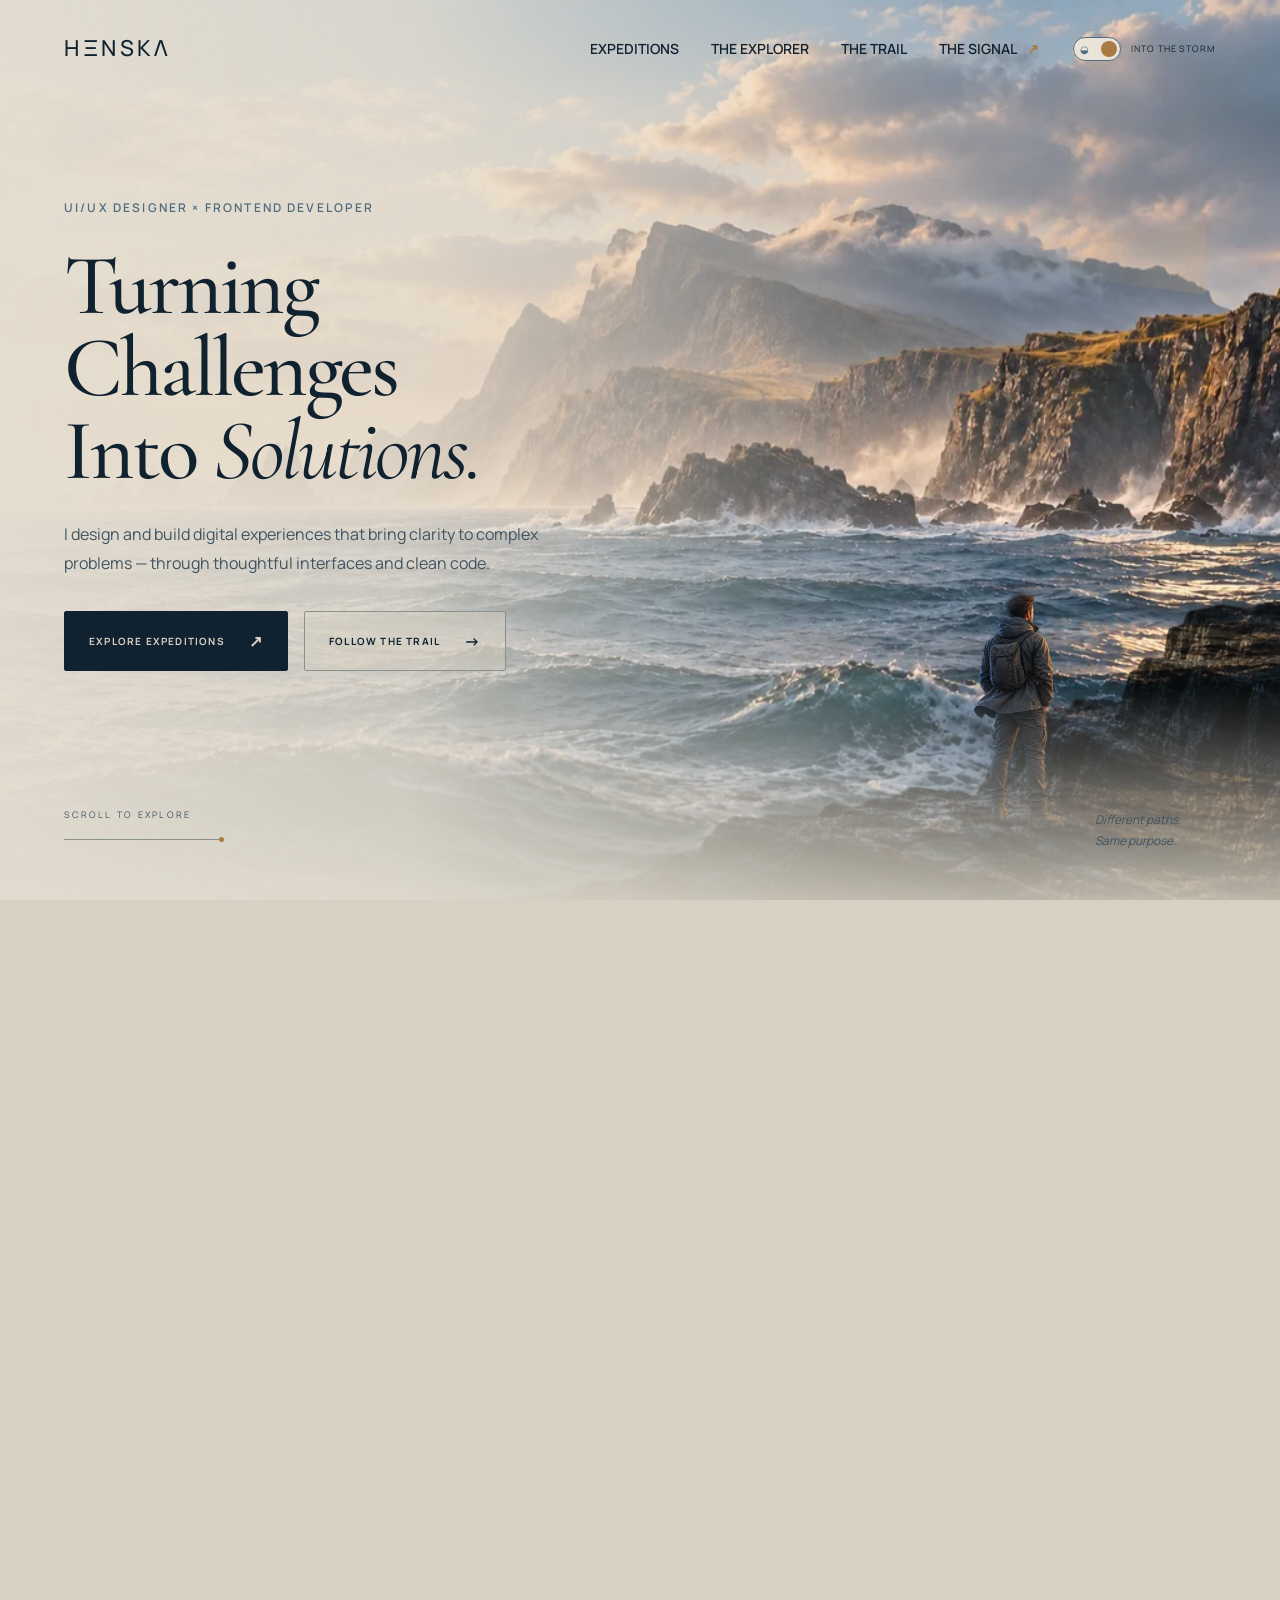
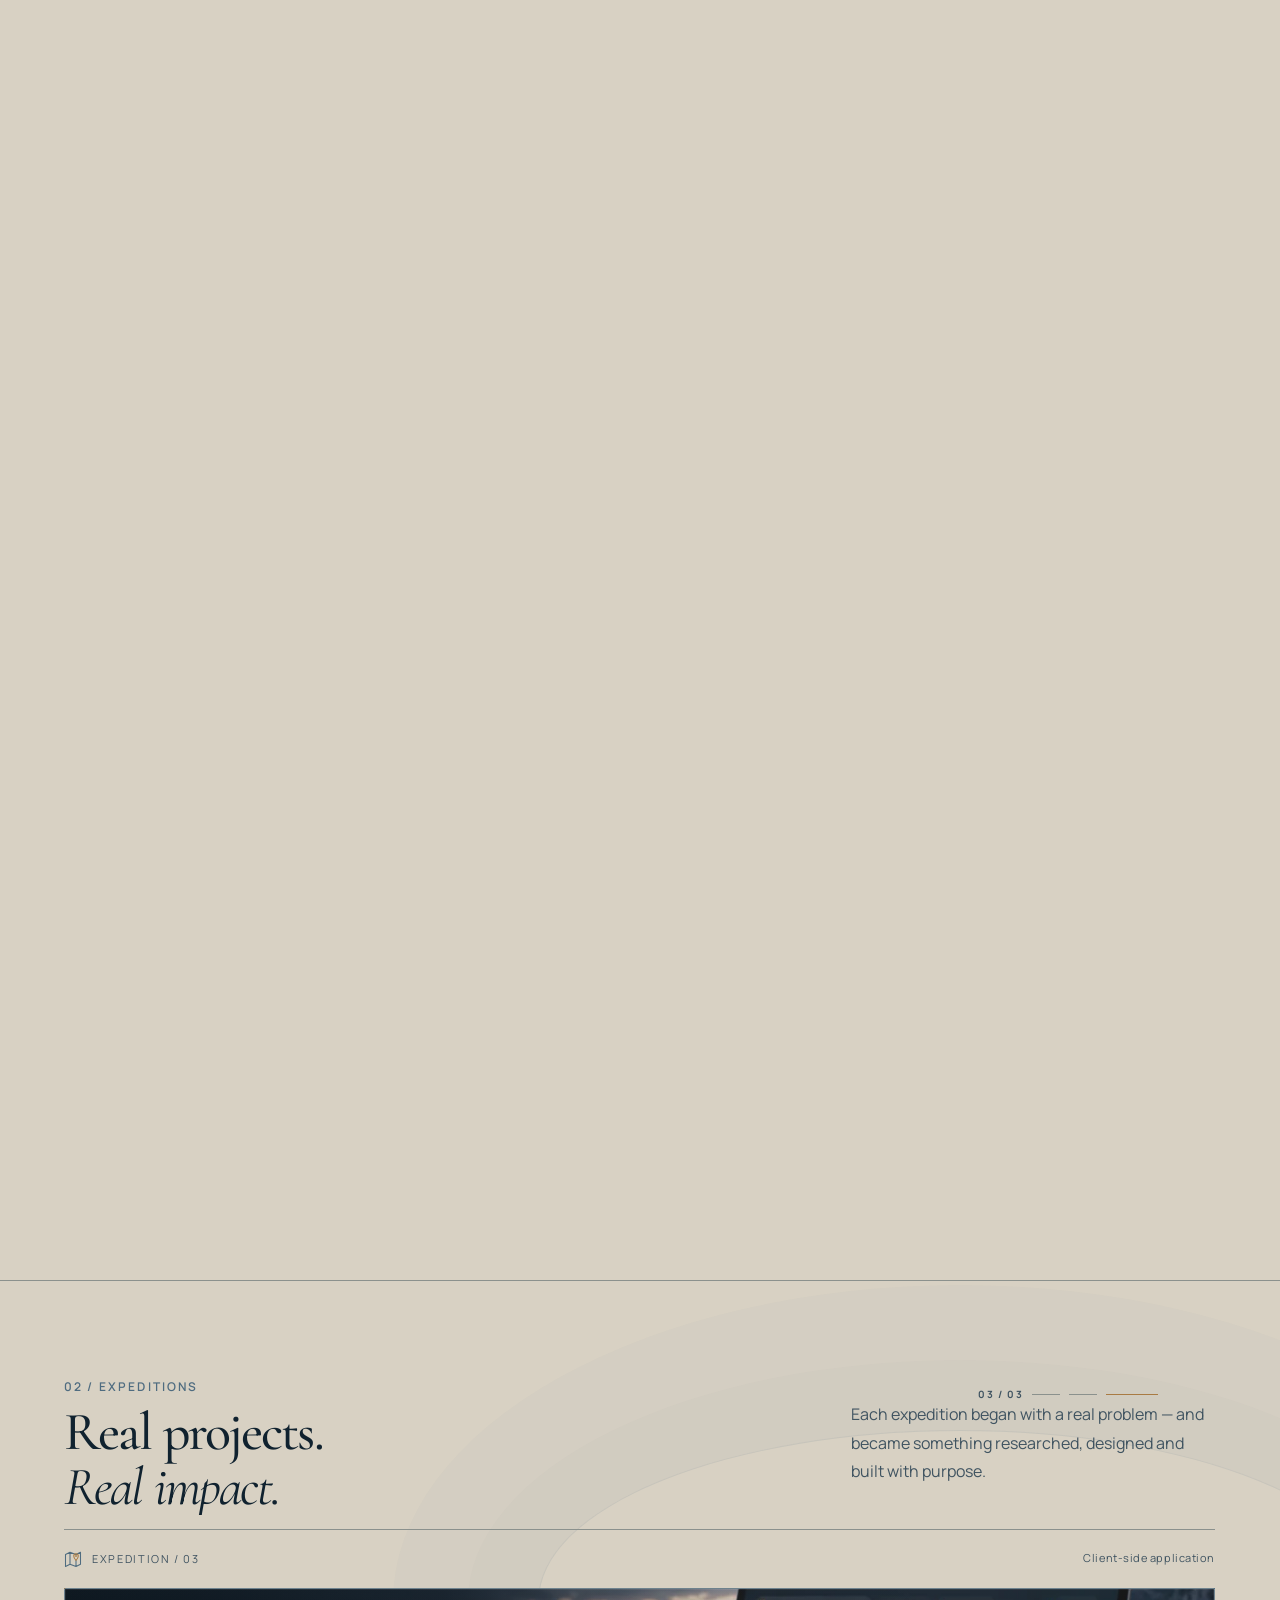
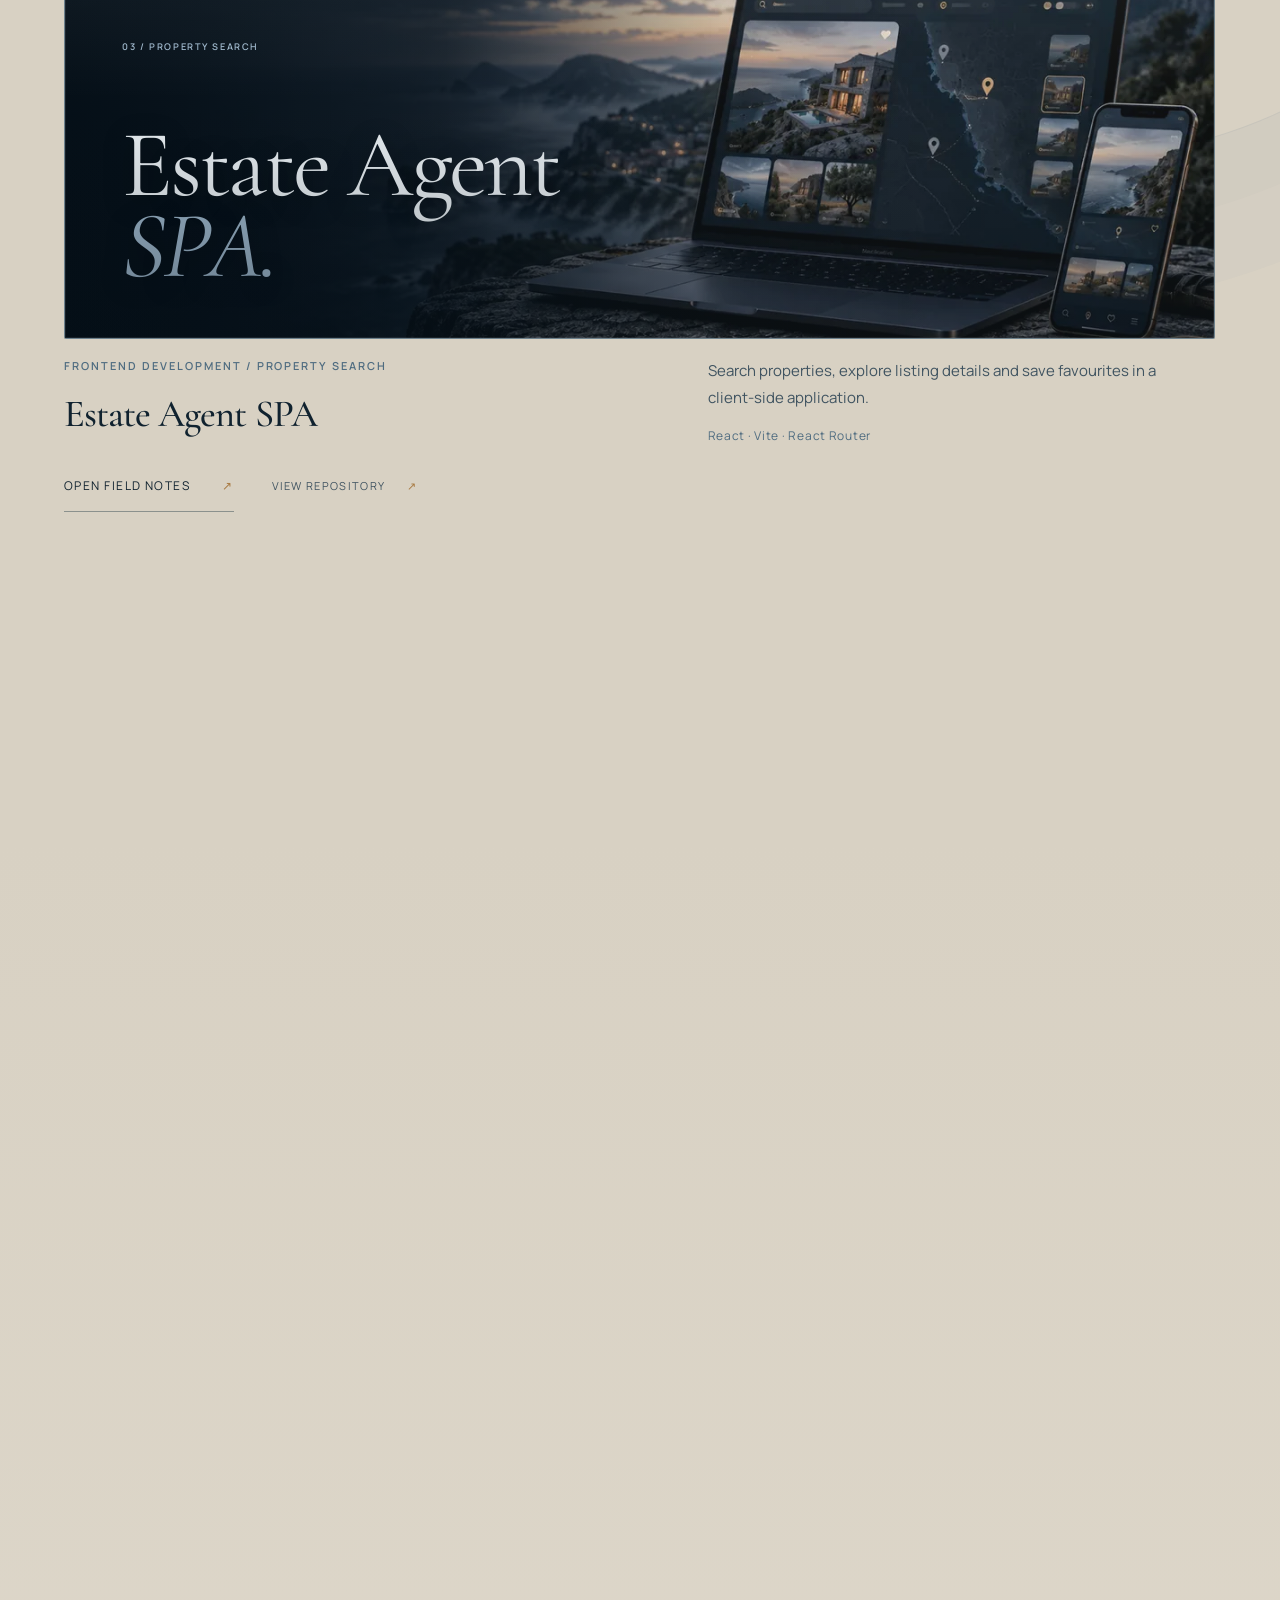
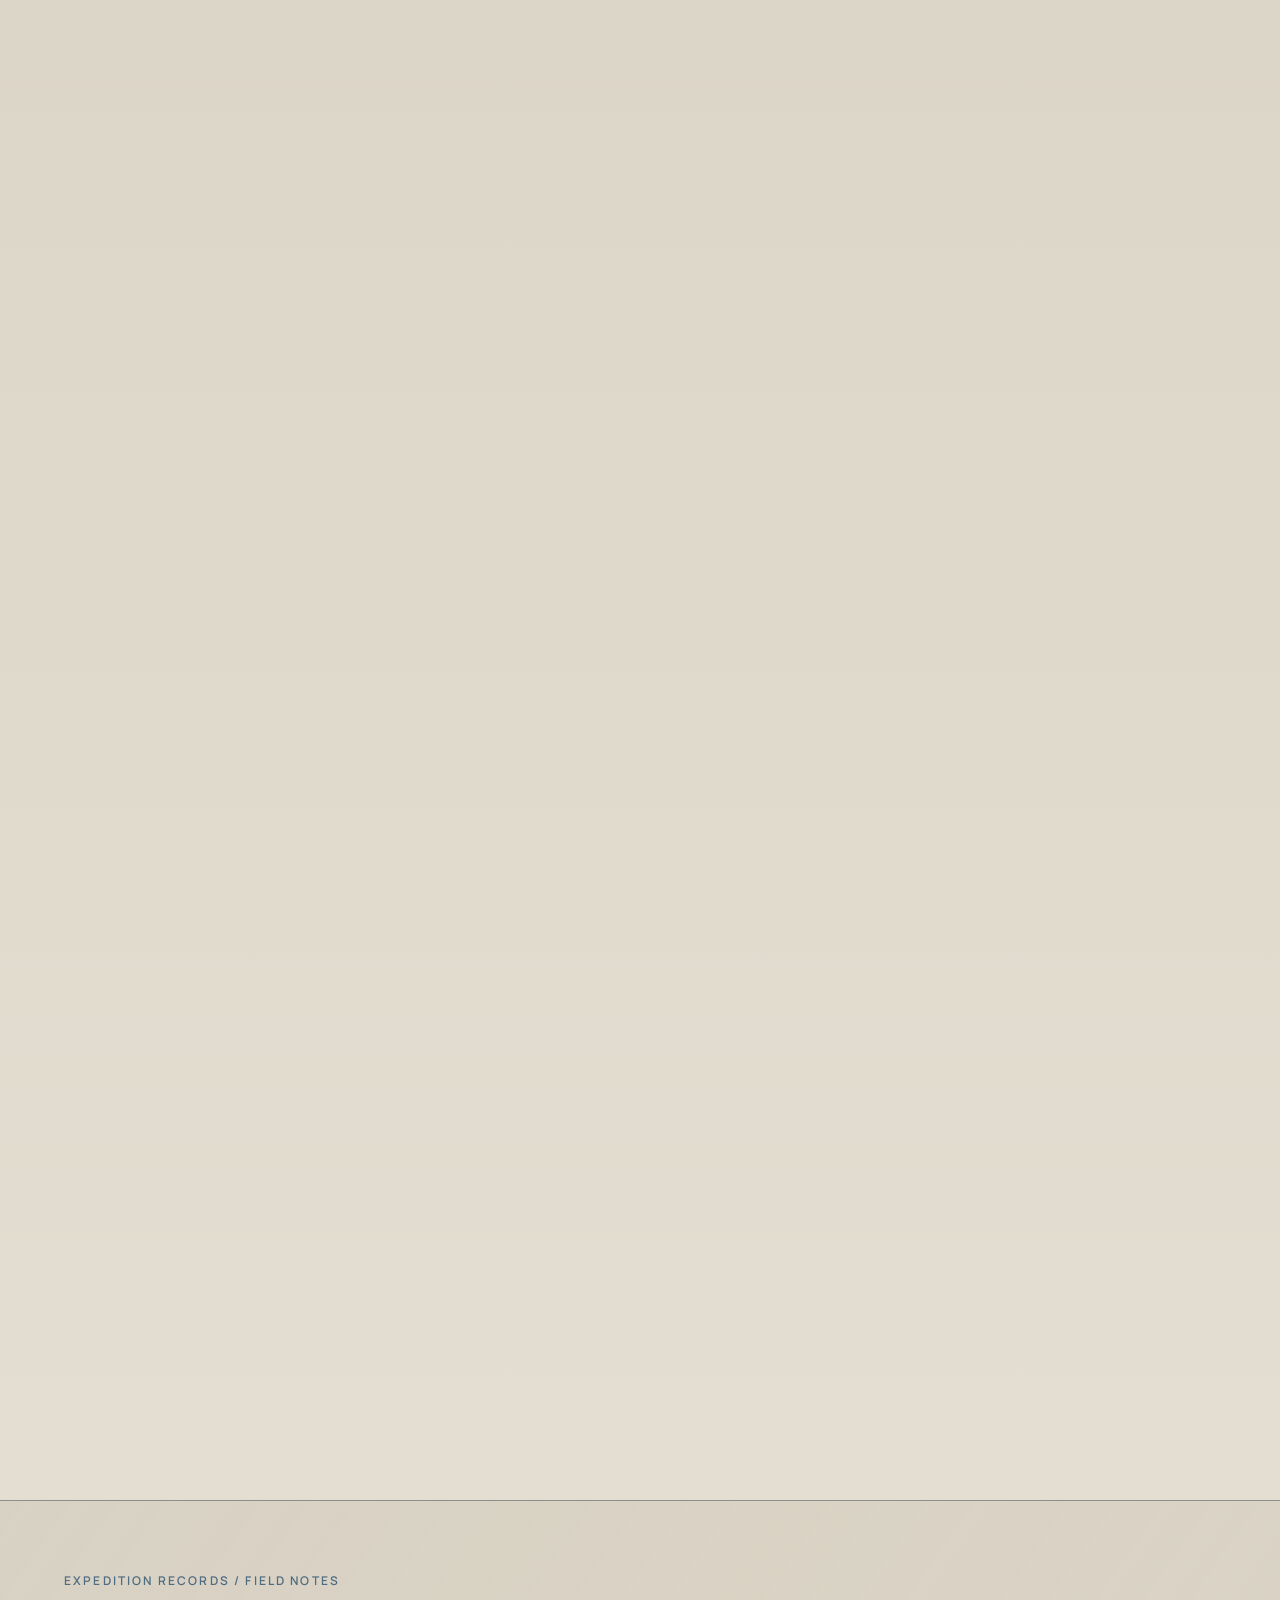
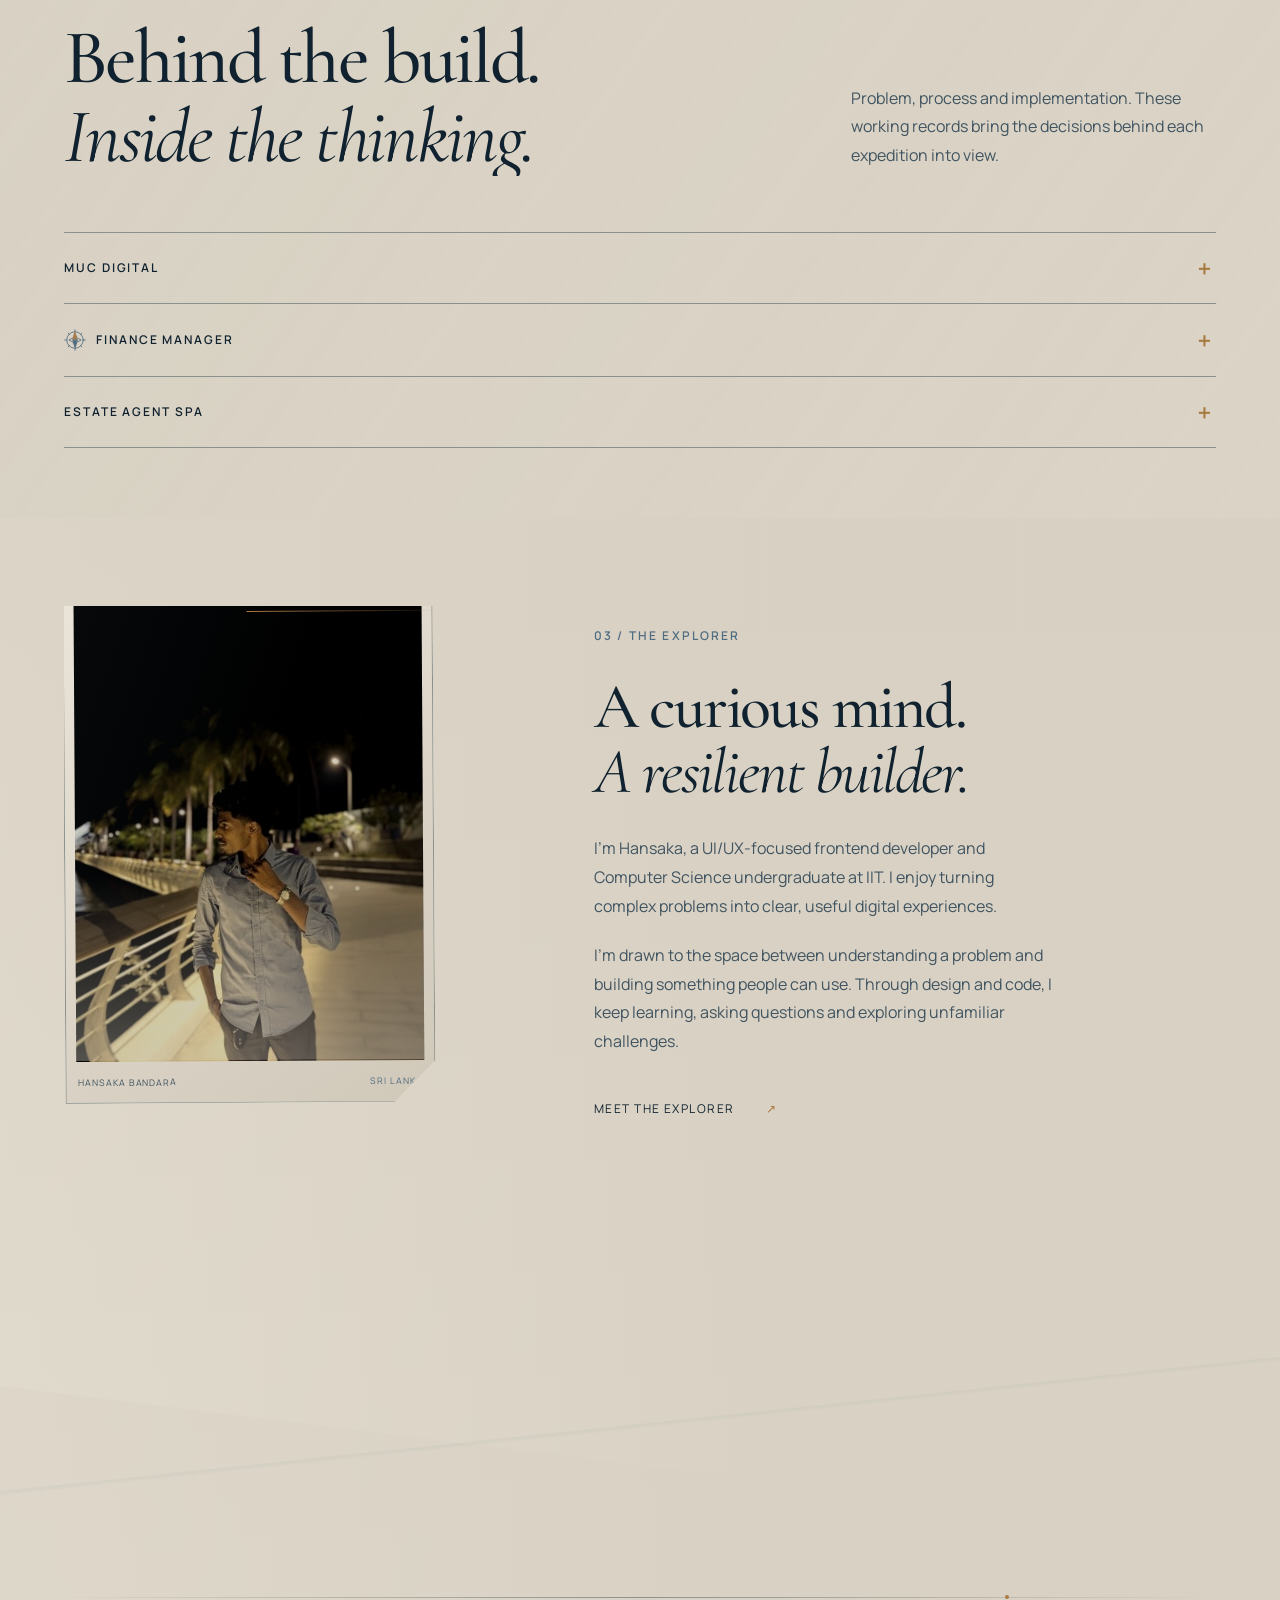
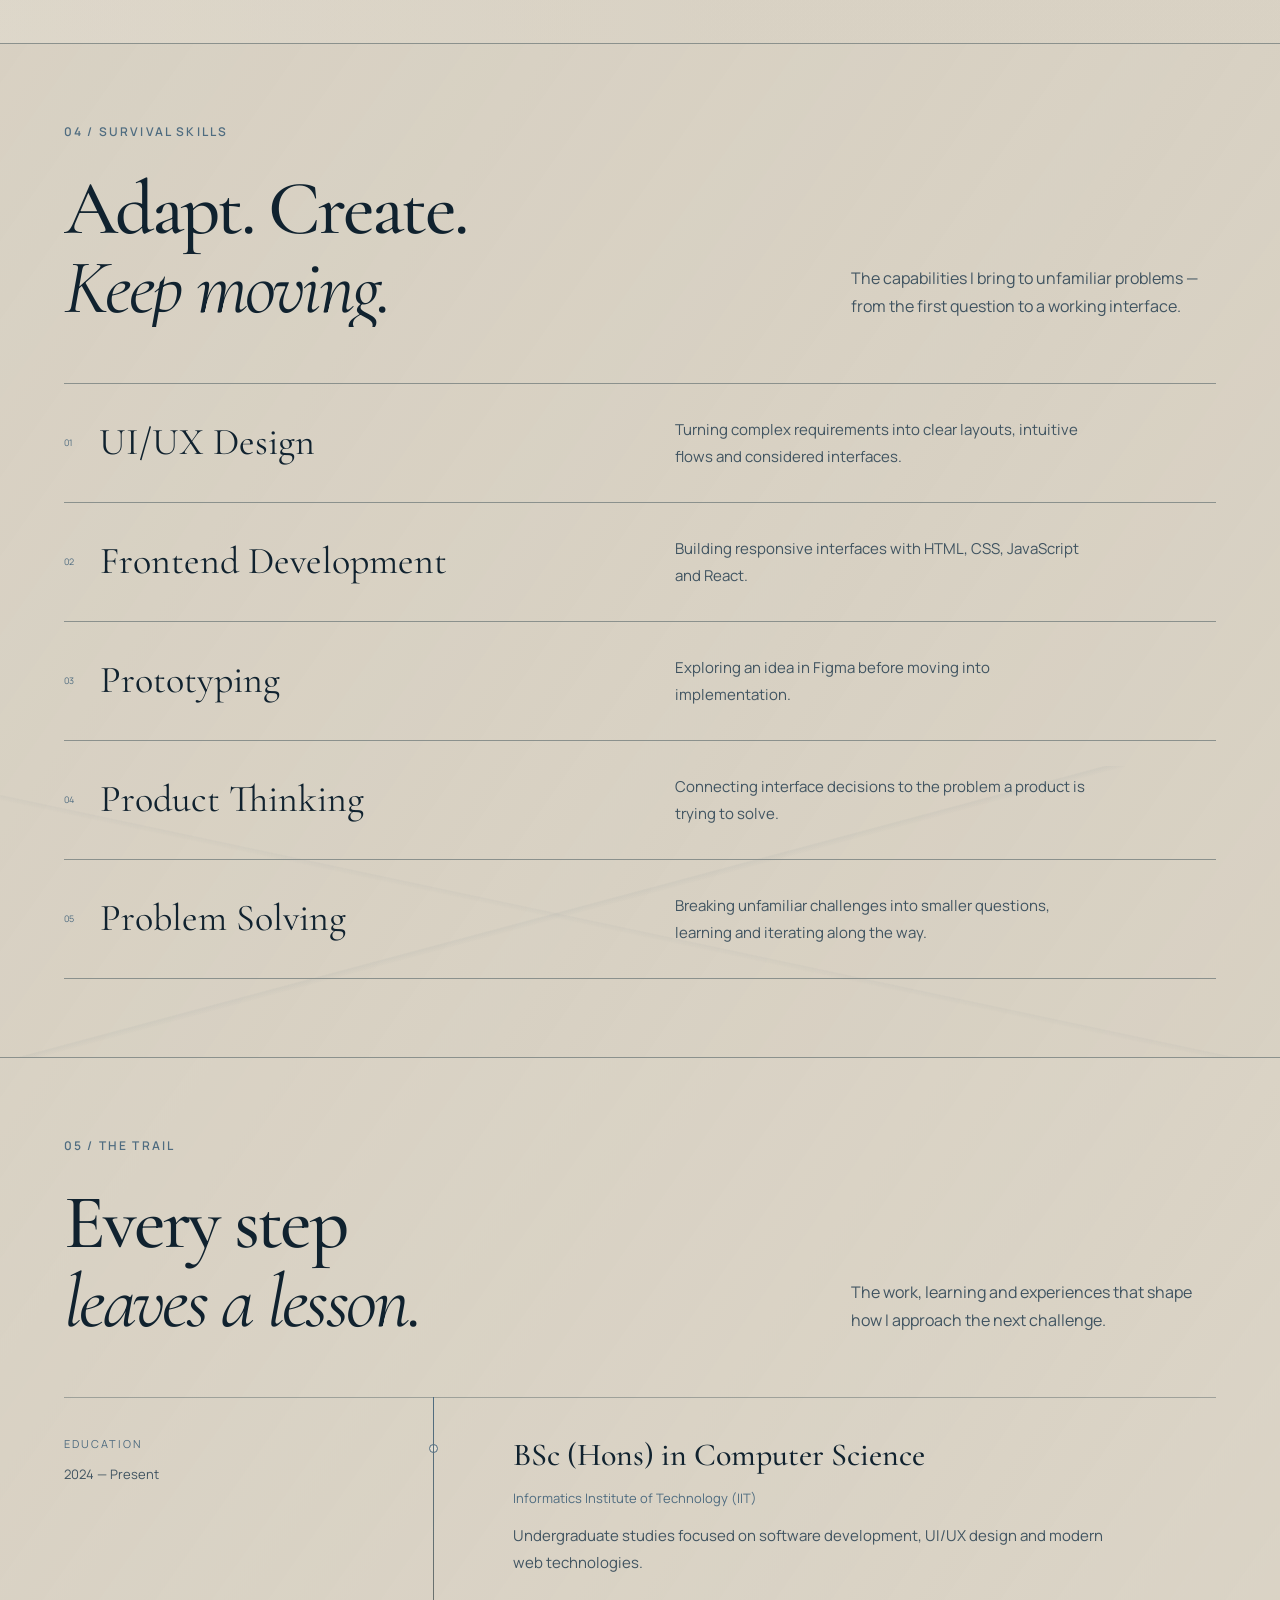
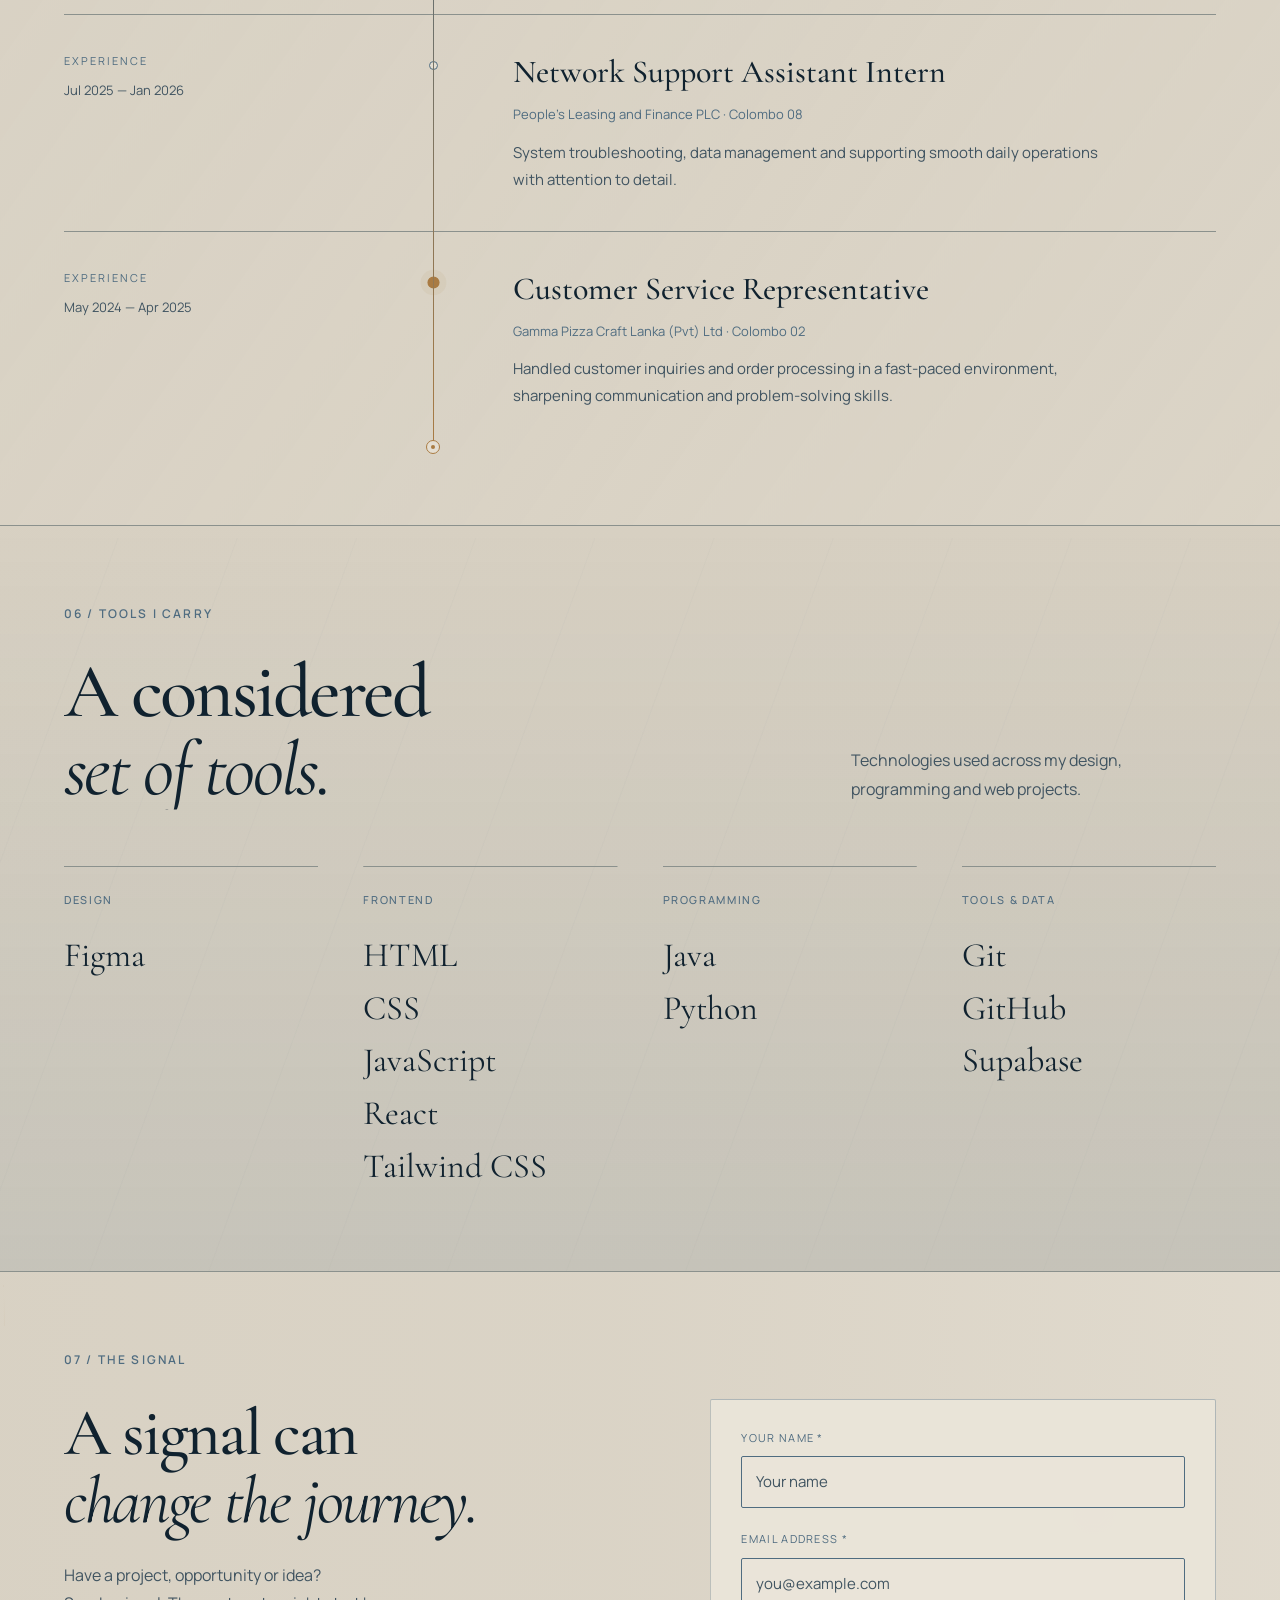
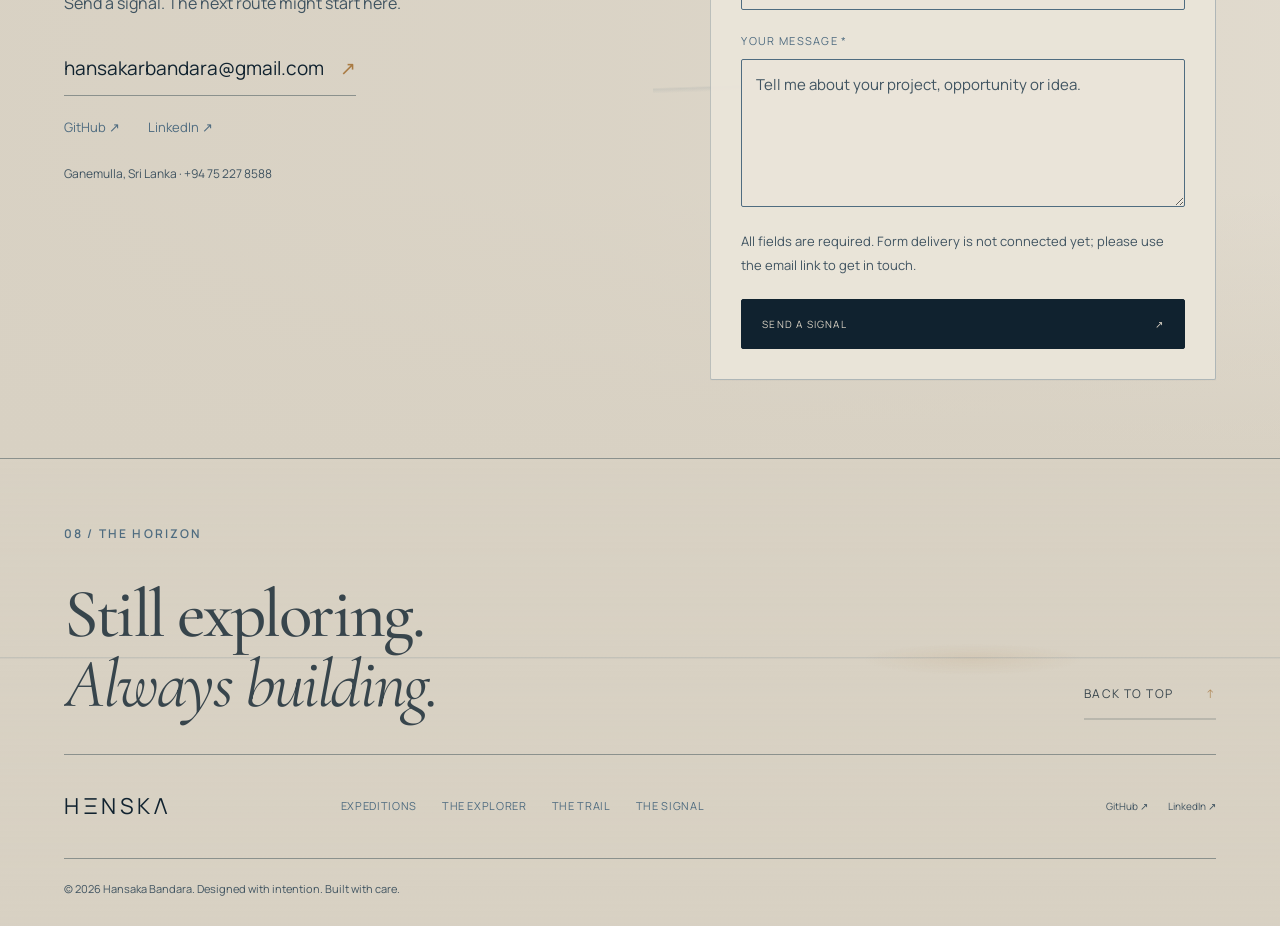
<file: index.html>
<!DOCTYPE html>
<html lang="en">
<head>
  <meta charset="UTF-8" />
  <meta name="viewport" content="width=device-width, initial-scale=1.0" />
  <meta name="color-scheme" content="dark light" />
  <meta id="theme-color" name="theme-color" content="#06131E" />
  <script>
    (() => {
      let saved = null;
      try { saved = localStorage.getItem('portfolio-v2-theme'); } catch (_) {}
      document.documentElement.dataset.theme = saved === 'light' || saved === 'dark'
        ? saved : matchMedia('(prefers-color-scheme: light)').matches ? 'light' : 'dark';
      document.getElementById('theme-color').content = document.documentElement.dataset.theme === 'light' ? '#D8D1C3' : '#06131E';
      const width = document.documentElement.clientWidth;
      const size = width <= 700 ? '768' : width <= 1400 ? '1280' : '';
      const theme = document.documentElement.dataset.theme === 'light' ? 'island-dawn' : 'island-storm';
      const preload = document.createElement('link');
      preload.rel = 'preload'; preload.as = 'image'; preload.type = 'image/webp';
      preload.href = `assets/world/${theme}${size ? `-${size}` : ''}.webp`;
      document.head.append(preload);
    })();
  </script>
  <title>Hansaka Bandara — UI/UX Designer &amp; Frontend Developer</title>
  <meta name="description" content="Portfolio of Hansaka Bandara, a UI/UX Designer and Frontend Developer creating clear digital experiences through thoughtful interfaces and clean code." />
  <meta property="og:title" content="Hansaka Bandara — UI/UX Designer &amp; Frontend Developer" />
  <meta property="og:description" content="Thoughtful interfaces and clean frontend code for clear, useful digital experiences." />
  <meta property="og:type" content="website" />
  <meta property="og:site_name" content="Hansaka Bandara Portfolio" />
  <meta name="twitter:card" content="summary" />
  <meta name="twitter:title" content="Hansaka Bandara — UI/UX Designer &amp; Frontend Developer" />
  <meta name="twitter:description" content="Thoughtful interfaces and clean frontend code for clear, useful digital experiences." />
  <script type="application/ld+json">{"@context":"https://schema.org","@type":"Person","name":"Hansaka Bandara","jobTitle":"UI/UX Designer and Frontend Developer","sameAs":["https://github.com/Hansaka-co","https://www.linkedin.com/in/hansaka-r-bandara-408642409"]}</script>
  <link rel="preconnect" href="https://fonts.googleapis.com" />
  <link rel="preconnect" href="https://fonts.gstatic.com" crossorigin />
  <link href="https://fonts.googleapis.com/css2?family=Cormorant+Garamond:wght@400;500&family=Manrope:wght@400;500;600;700&display=swap" rel="stylesheet" />
  <link rel="stylesheet" href="css/theme.css?v=theme-scenes-1" />
  <link rel="stylesheet" href="css/island.css?v=site-refine-2" />
  <link rel="stylesheet" href="css/expeditions.css?v=site-refine-2" />
  <link rel="stylesheet" href="css/structure.css?v=site-refine-2" />
  <link rel="stylesheet" href="css/polish.css?v=performance-1" />
  <link rel="stylesheet" href="css/choreography.css?v=performance-1" />
  <link rel="stylesheet" href="css/world.css?v=theme-scenes-1" />
  <link rel="icon" type="image/svg+xml" href="assets/favicon.svg" />
</head>
<body>

  <!-- Legacy global spider effects are retired; their source files remain for review. -->
  <a class="island-skip" href="#island-heading">Skip to content</a>
  <header class="island-nav">
    <nav aria-label="Main navigation" class="island-nav-inner">
      <a class="island-mark" href="#home" aria-label="Hansaka Bandara"><span aria-hidden="true">HΞNSKΛ</span></a>
      <button class="island-menu" type="button" aria-expanded="false" aria-controls="island-links" aria-label="Open navigation menu">MAP <span aria-hidden="true">＋</span></button>
      <ul id="island-links" class="island-links">
        <li><a href="#work" aria-label="Selected Work and Projects">EXPEDITIONS<small class="island-nav-subtitle">Selected Work</small></a></li>
        <li><a href="#about" aria-label="About Hansaka">THE EXPLORER<small class="island-nav-subtitle">About Me</small></a></li>
        <li><a href="#trail" data-journey aria-label="Experience and Education">THE TRAIL<small class="island-nav-subtitle">Experience &amp; Education</small></a></li>
        <li><a href="#contact" aria-label="Contact Hansaka">THE SIGNAL <span aria-hidden="true">↗</span><small class="island-nav-subtitle">Contact</small></a></li>
      </ul>
      <button class="theme-toggle" type="button" aria-label="Switch to After the Storm light mode" aria-pressed="false" hidden>
        <span class="theme-toggle-track" aria-hidden="true"><span class="theme-toggle-night">◒</span><span class="theme-toggle-horizon"></span><span class="theme-toggle-day">☼</span></span>
        <span class="theme-toggle-copy">AFTER THE STORM</span><span class="theme-toggle-short">LIGHT</span>
      </button>
    </nav>
  </header>
  <main>
    <section id="home" class="island-hero" aria-labelledby="island-heading">
      <div class="island-scene" aria-hidden="true">
        <div class="cinematic-world">
          <div class="cinematic-layer cinematic-sky" data-depth="0.07"></div>
          <div class="cinematic-layer cinematic-island" data-depth="0.15"></div>
          <div class="cinematic-layer cinematic-ocean" data-depth="0.29"></div>
          <div class="cinematic-fog" data-depth="0.18"><span></span><span></span></div>
          <div class="cinematic-signal" data-depth="0.16"><span></span></div>
          <div class="cinematic-foreground" data-depth="0.43"><img src="assets/world/foreground-cliff-960.webp" srcset="assets/world/foreground-cliff-960.webp 960w, assets/world/foreground-cliff.webp 1672w" sizes="(max-width: 900px) 125vw, 74vw" width="960" height="540" decoding="async" alt=""></div>
          <div class="island-explorer cinematic-explorer" data-depth="0.435"><img src="assets/world/explorer-480.webp" width="480" height="720" decoding="async" alt=""></div>
        </div>
        <svg class="legacy-island-vector" viewBox="0 0 1440 1000" preserveAspectRatio="xMaxYMid slice" xmlns="http://www.w3.org/2000/svg">
          <defs>
            <linearGradient id="island-sky" x2="0.8" y2="1"><stop stop-color="#06131E"/><stop offset=".65" stop-color="#193449"/><stop offset="1" stop-color="#9FB8CC" stop-opacity=".35"/></linearGradient>
            <linearGradient id="island-sea" x2="0" y2="1"><stop stop-color="#1B4057"/><stop offset="1" stop-color="#06131E"/></linearGradient>
            <linearGradient id="island-beam"><stop stop-color="#D1AA6E" stop-opacity=".21"/><stop offset="1" stop-color="#D1AA6E" stop-opacity="0"/></linearGradient>
            <linearGradient id="island-mist" x2="0" y2="1"><stop stop-color="#9FB8CC" stop-opacity="0"/><stop offset=".5" stop-color="#9FB8CC" stop-opacity=".09"/><stop offset="1" stop-color="#9FB8CC" stop-opacity="0"/></linearGradient>
          </defs>
          <rect width="1440" height="1100" fill="url(#island-sky)"/>
          <g data-depth="0.07"><g class="island-cloud-drift">
            <path d="M-100 165 Q100 55 325 155 T730 125 T1100 110 T1540 80 L1540 -100 H-100Z" fill="#06131E" opacity=".7"/>
            <path d="M550 260 Q790 175 1000 240 T1520 195" stroke="#9FB8CC" stroke-opacity=".045" stroke-width="65" fill="none"/>
          </g>
          </g>
          <g data-depth="0.13" fill="#183347">
            <path d="M300 650 L500 570 610 588 780 420 840 459 945 340 1005 398 1090 360 1235 487 1360 408 1520 485 V830 H300Z"/>
            <path d="M760 650 L895 497 950 540 1060 401 1130 505 1220 463 1320 580 1460 520 V840 H760Z" fill="#102A3C"/>
            <path d="M945 340 L909 416 950 393 982 412Z" fill="#9FB8CC" opacity=".09"/>
          </g>
          <g class="island-fog-drift"><rect x="-35" y="535" width="1510" height="170" fill="url(#island-mist)"/></g>
          <g data-depth="0.2">
            <path d="M710 685 Q810 641 920 666 L1030 601 1100 625 1170 543 1220 558 1260 605 1350 628 1480 690 V810 H710Z" fill="#081A26"/>
            <path d="M1030 601 L1095 651 1170 543 1155 607 1210 594 1260 650" fill="#163142" opacity=".65"/>
          </g>
          <g data-depth="0.205">
            <g class="island-lighthouse">
              <path d="M1176 548 L1181 487 H1195 L1201 550Z" fill="#9FB0BC"/>
              <path d="M1189 487 H1195 L1201 550 H1189Z" fill="#536B7C"/>
              <path d="M1176 489 H1201 M1177 475 H1200" stroke="#EAF0F4" stroke-width="3"/>
              <path d="M1177 473 L1188 464 1200 473Z" fill="#06131E"/>
              <path d="M1180 476 V487 M1197 476 V487" stroke="#9FB0BC" stroke-width="2"/>
              <path class="island-entry-beam" d="M1189 481 L1450 438 V516Z" fill="url(#island-beam)"/>
              <rect class="island-signal" x="1183" y="478" width="11" height="7" rx="1" fill="#D1AA6E"/>
            </g>
          </g>
          <g data-depth="0.29">
            <path d="M-100 700 Q80 676 270 714 T640 702 T1000 719 T1540 690 V1150 H-100Z" fill="url(#island-sea)"/>
            <g class="island-ocean-drift" fill="none" stroke="#9FB8CC" stroke-width="1" opacity=".18">
              <path d="M730 739 Q850 726 955 743 M1060 733 Q1190 717 1390 737 M520 765 Q695 750 825 770 M880 788 Q1070 769 1210 790 M50 810 Q205 786 420 812 M600 839 Q780 817 990 843 M1120 852 Q1290 825 1460 845"/>
              <path d="M1040 763 H1135 M1190 759 H1260 M1130 782 H1215" stroke="#D1AA6E" opacity=".65"/>
            </g>
          </g>
          <g data-depth="0.43"><g transform="translate(1008 842) scale(1.08 1.03) translate(-1008 -842)">
            <path d="M850 1010 L910 908 967 881 1000 836 1042 850 1082 887 1150 921 1200 1010Z" fill="#040E16"/>
            <path d="M967 881 L1000 836 1028 862 1050 866 1030 873 1010 858Z" fill="#274154" opacity=".7"/>
          </g></g>
          <g data-depth="0.435"><g class="island-explorer">
            <g transform="translate(1008 843) scale(1.12) translate(-1008 -843)" fill="#09151E" stroke="#567083" stroke-width="1.2">
              <path d="M1004 752 Q995 740 1002 729 Q1010 720 1019 730 L1020 746 1015 753Z"/>
              <path d="M1004 752 L1016 752 1027 776 1029 802 1014 807 992 800 997 771Z"/>
              <path d="M997 800 L1009 804 1006 842 997 843Z M1011 804 L1022 803 1028 839 1019 842Z"/>
              <path d="M1000 756 Q986 753 986 769 L986 788 998 789Z" fill="#193041"/>
              <path d="M1020 760 L1033 792 1028 794 1015 776Z"/>
              <path d="M1033 788 L1038 845" fill="none"/>
            </g>
          </g>
          </g>
          <g data-depth="0.36" fill="none" stroke="#9FB8CC" opacity=".1">
            <path d="M-60 930 Q120 856 370 930 T780 935 M1150 955 Q1300 889 1510 940" stroke-width="2"/>
            <path d="M-40 972 Q210 920 450 975 T850 980"/>
          </g>
        </svg>
      </div>
      <div class="island-shade" aria-hidden="true"></div>
      <div class="island-entry-fog" aria-hidden="true"><span></span><span></span></div>
      <div class="island-splash" hidden>
        <button type="button" class="island-enter">ENTER THE ISLAND <span aria-hidden="true">→</span></button>
        <button type="button" class="island-splash-skip">Skip intro</button>
      </div>
      <div class="island-content">
        <p class="island-eyebrow">UI/UX DESIGNER × FRONTEND DEVELOPER</p>
        <h1 id="island-heading" tabindex="-1"><span>Turning</span><span>Challenges</span><span>Into <em>Solutions.</em></span></h1>
        <p class="island-body">I design and build digital experiences that bring clarity to complex problems — through thoughtful interfaces and clean code.</p>
        <div class="island-actions">
          <a class="island-button island-button-primary" href="#work">EXPLORE EXPEDITIONS <span aria-hidden="true">↗</span></a>
          <a class="island-button" href="#trail" data-journey>FOLLOW THE TRAIL <span aria-hidden="true">→</span></a>
        </div>
      </div>
      <div class="island-bottom"><a href="#journey" class="island-scroll">SCROLL TO EXPLORE <span aria-hidden="true"></span></a><p>Different paths.<br>Same purpose.</p></div>
    </section>

    <!-- Portfolio V2: complete structural version, before global polish. -->
    <section id="journey" class="v2-section v2-story" aria-labelledby="journey-heading">
      <div class="v2-story-landscape" aria-hidden="true">
        <div class="cinematic-story-stack">
          <div class="cinematic-story-layer story-sky" data-story-depth="0.08"></div>
          <div class="cinematic-story-layer story-terrain" data-story-depth="0.15"></div>
          <div class="cinematic-story-layer story-ground" data-story-depth="0.23"><img src="assets/world/foreground-cliff-960.webp" srcset="assets/world/foreground-cliff-960.webp 960w, assets/world/foreground-cliff.webp 1672w" sizes="68vw" width="960" height="540" loading="lazy" decoding="async" alt=""></div>
          <div class="cinematic-story-fog" data-story-depth="0.11"></div>
          <svg class="cinematic-story-route" viewBox="0 0 1440 1050" preserveAspectRatio="none"><path class="story-route" pathLength="1" d="M140 1030 Q320 1000 510 876 T850 816 T1220 762" fill="none"/></svg>
          <img class="story-explorer cinematic-story-explorer" src="assets/world/explorer-480.webp" width="480" height="720" loading="lazy" decoding="async" alt="">
        </div>
        <svg class="legacy-story-vector" viewBox="0 0 1440 1050" preserveAspectRatio="xMidYMax slice">
          <g data-story-depth="0.08" fill="#112B3D"><path d="M0 650Q70 600 124 573L171 527 198 523 220 480 254 501Q308 559 360 570L409 507 438 491 466 431 501 421 543 348 580 310 608 352 634 358Q671 432 730 490L798 451 828 453 872 421 916 416 950 390 984 437 1012 446Q1050 526 1100 570L1153 522 1184 527 1239 472 1280 458 1309 422 1351 406 1394 371 1440 350V1100H0Z"/></g>
          <g data-story-depth="0.15" fill="#0A1C2A"><path d="M0 800Q88 780 155 743L210 738 260 700Q323 724 365 743L410 770 462 719 491 712 520 659 558 647 610 576 640 555Q685 590 704 643L751 662 782 704 840 740Q916 724 964 681L1000 660 1037 689 1092 685Q1154 715 1220 720L1274 687 1313 690 1354 649 1391 647 1440 610V1100H0Z"/></g>
          <g data-story-depth="0.23"><path d="M0 1040Q80 995 127 952L180 925 224 942 278 938 360 950Q420 910 458 862L485 857 510 820 549 840 592 840Q649 872 700 880L758 825 800 814 834 775 860 760 905 782 947 788 990 825 1040 840Q1104 805 1146 760L1188 749 1220 710 1251 724 1292 723Q1365 782 1440 800V1100H0Z" fill="#06131E"/>
            <path class="legacy-story-route" d="M140 1030 Q320 1000 510 876 T850 816 T1220 762" stroke="#D1AA6E" stroke-opacity=".35" stroke-width="1" fill="none"/>
          <g class="legacy-story-explorer" fill="#9FB0BC" opacity=".8" transform="translate(843 728)"><circle cx="0" cy="0" r="5"/><path d="M-4 7H5L10 31 4 33 5 51H1L-2 34-7 51H-11L-6 29Z"/><path d="M8 17 15 29 20 50" fill="none" stroke="#9FB0BC" stroke-width="2"/></g></g>
        </svg>
      </div>
      <div class="v2-container v2-story-content">
        <p class="v2-kicker">01 / THE JOURNEY</p>
        <h2 id="journey-heading" class="v2-display">From surviving<br><em>to thriving.</em></h2>
        <div class="v2-story-copy"><p>The software world is vast, competitive and constantly moving.</p><p>Every storm becomes a lesson.<br>Every obstacle becomes a new skill.</p></div>
        <p class="v2-waypoints" aria-label="The journey: storms, obstacles, learning, persistence, growth"><span>STORMS</span><span>OBSTACLES</span><span>LEARNING</span><span>PERSISTENCE</span><span>GROWTH</span></p>
      </div>
      <a href="#work" class="v2-story-next" aria-label="Continue to Expeditions">CONTINUE THE EXPEDITION <span aria-hidden="true">↓</span></a>
    </section>

    <section id="work" class="v2-section v2-work" aria-labelledby="expeditions-heading">
      <div class="v2-container">
        <header class="v2-section-header"><div><p class="v2-kicker">02 / EXPEDITIONS</p><h2 id="expeditions-heading" class="v2-display">Real projects.<br><em>Real impact.</em></h2></div><p class="v2-lede">Each expedition began with a real problem — and became something researched, designed and built with purpose.</p></header>
        <article class="v2-project" aria-labelledby="muc-title">
          <div class="v2-project-topline"><span class="v2-project-number"><svg class="v2-project-symbol" viewBox="0 0 24 24" role="img" aria-label="MUC Digital beacon — digital services and communication" focusable="false"><path d="M8 21h8M10 21l1-10h2l1 10M9 11h6V7H9zM12 3V1M5 7L2 5m17 2 3-2"/><path class="v2-symbol-signal" d="M6 11a8 8 0 0 1 0-8m12 8a8 8 0 0 0 0-8"/></svg>EXPEDITION / 01</span><span>Completed</span></div>
          <figure class="v2-project-visual v2-visual-muc" aria-label="MUC Digital conceptual device presentation"><img class="project-cinematic-media" src="assets/world/project-muc-1280.webp" srcset="assets/world/project-muc-640.webp 640w, assets/world/project-muc-1280.webp 1280w, assets/world/project-muc.webp 1672w" sizes="(max-width: 900px) 88vw, min(90vw, 1296px)" width="1280" height="720" loading="lazy" decoding="async" fetchpriority="low" alt=""><div class="project-cover-copy" aria-hidden="true"><span>01 / PUBLIC SERVICES</span><strong>MUC<br><em>Digital.</em></strong></div><figcaption class="v2-visually-hidden">Conceptual cinematic device presentation for MUC Digital.</figcaption></figure>
          <div class="v2-project-info"><div><p class="v2-kicker">SERVICE DESIGN / MOBILE INTERFACE</p><h3 id="muc-title">MUC Digital</h3></div><div><p>Making urban council services easier to navigate through focused booking flows and accessible module interfaces.</p><p class="v2-project-tech">Mobile UI · Service flows</p><!-- TODO: confirm exact design tools and personal contributions; do not infer them from appearance. --></div></div>
          <a class="v2-text-link field-notes-link" href="#muc-notes" aria-label="Open Field Notes for MUC Digital">OPEN FIELD NOTES <span aria-hidden="true">↗</span></a>
          <a class="v2-repository" href="https://github.com/Hansaka-co/muc-digital" target="_blank" rel="noopener noreferrer" aria-label="View MUC Digital on GitHub (opens in a new tab)">VIEW REPOSITORY <span aria-hidden="true">↗</span></a>
        </article>
        <article class="v2-project" aria-labelledby="finance-title">
          <div class="v2-project-topline"><span class="v2-project-number"><svg class="v2-project-symbol v2-finance-compass" viewBox="0 0 32 32" role="img" aria-label="Finance Manager compass rose — navigation and resource planning" focusable="false"><defs><symbol id="finance-compass-rose" viewBox="0 0 32 32"><circle cx="16" cy="16" r="12"/><path d="M16 1v3m0 24v3M1 16h3m24 0h3M6 6l2 2m16 16 2 2M6 26l2-2M24 8l2-2"/><path d="m16 7 3 6 6 3-6 3-3 6-3-6-6-3 6-3Z"/><path class="v2-symbol-signal" d="m16 5 3 11h-6Z" fill="var(--signal)"/><path d="m16 27-3-11h6Z" fill="var(--horizon)"/><circle cx="16" cy="16" r="1.5" fill="var(--surface)"/></symbol></defs><use href="#finance-compass-rose"/></svg>EXPEDITION / 02</span><span>In progress</span></div>
          <figure class="v2-project-visual v2-visual-finance finance-cover" aria-label="Finance Manager conceptual device presentation"><img class="project-cinematic-media" src="assets/world/project-finance-1280.webp" srcset="assets/world/project-finance-640.webp 640w, assets/world/project-finance-1280.webp 1280w, assets/world/project-finance.webp 1672w" sizes="(max-width: 900px) 88vw, min(90vw, 1296px)" width="1280" height="720" loading="lazy" decoding="async" fetchpriority="low" alt=""><div class="project-cover-copy" aria-hidden="true"><span>02 / A FINANCIAL NAVIGATION SYSTEM</span><strong>Finance<br><em>Manager.</em></strong><small>TRACK / PLAN / NAVIGATE</small></div><figcaption class="v2-visually-hidden">Conceptual cinematic device presentation for Finance Manager.</figcaption></figure>
          <div class="v2-project-info"><div><p class="v2-kicker">PRODUCT INTERFACE / WEB APPLICATION</p><h3 id="finance-title">Finance Manager</h3></div><div><p>Bringing income, expenses, budgets and savings goals into one personal finance workspace.</p><p class="v2-project-tech">React · Tailwind · Supabase</p><!-- TODO: confirm exact design tools and personal contributions; do not infer them from appearance. --></div></div>
          <a class="v2-text-link field-notes-link" href="#finance-notes" aria-label="Open Field Notes for Finance Manager">OPEN FIELD NOTES <span aria-hidden="true">↗</span></a>
          <a class="v2-repository" href="https://github.com/Hansaka-co/finance-manager" target="_blank" rel="noopener noreferrer" aria-label="View Finance Manager on GitHub (opens in a new tab)">VIEW REPOSITORY <span aria-hidden="true">↗</span></a>
        </article>
        <article class="v2-project" aria-labelledby="estate-title">
          <div class="v2-project-topline"><span class="v2-project-number"><svg class="v2-project-symbol" viewBox="0 0 24 24" role="img" aria-label="Estate Agent SPA map — property locations and destinations" focusable="false"><path d="m2 6 6-3 8 3 6-3v16l-6 3-8-3-6 3zM8 3v16m8-5v8"/><path class="v2-symbol-signal" d="M19 8c0 3-3 6-3 6s-3-3-3-6a3 3 0 0 1 6 0Z"/><circle class="v2-symbol-signal" cx="16" cy="8" r=".5"/></svg>EXPEDITION / 03</span><span>Client-side application</span></div>
          <figure class="v2-project-visual v2-visual-estate" aria-label="Estate Agent SPA conceptual device presentation"><img class="project-cinematic-media" src="assets/world/project-estate-1280.webp" srcset="assets/world/project-estate-640.webp 640w, assets/world/project-estate-1280.webp 1280w, assets/world/project-estate.webp 1672w" sizes="(max-width: 900px) 88vw, min(90vw, 1296px)" width="1280" height="720" loading="lazy" decoding="async" fetchpriority="low" alt=""><div class="project-cover-copy" aria-hidden="true"><span>03 / PROPERTY SEARCH</span><strong>Estate Agent<br><em>SPA.</em></strong></div><figcaption class="v2-visually-hidden">Conceptual cinematic device presentation for Estate Agent SPA.</figcaption></figure>
          <div class="v2-project-info"><div><p class="v2-kicker">FRONTEND DEVELOPMENT / PROPERTY SEARCH</p><h3 id="estate-title">Estate Agent SPA</h3></div><div><p>Search properties, explore listing details and save favourites in a client-side application.</p><p class="v2-project-tech">React · Vite · React Router</p><!-- TODO: confirm exact design tools and personal contributions; do not infer them from appearance. --></div></div>
          <a class="v2-text-link field-notes-link" href="#estate-notes" aria-label="Open Field Notes for Estate Agent SPA">OPEN FIELD NOTES <span aria-hidden="true">↗</span></a>
          <a class="v2-repository" href="https://github.com/Hansaka-co/estate-agent-spa.git" target="_blank" rel="noopener noreferrer" aria-label="View Estate Agent SPA on GitHub (opens in a new tab)">VIEW REPOSITORY <span aria-hidden="true">↗</span></a>
        </article>
      </div>
    </section>

    <section id="field-notes" class="v2-section v2-notes-section" aria-labelledby="field-notes-heading">
      <div class="v2-container">
        <header class="v2-section-header"><div><p class="v2-kicker">EXPEDITION RECORDS / FIELD NOTES</p><h2 id="field-notes-heading" class="v2-display">Behind the build.<br><em>Inside the thinking.</em></h2></div><p class="v2-lede">Problem, process and implementation. These working records bring the decisions behind each expedition into view.</p></header>
          <details class="v2-field-notes" id="muc-notes"><summary>MUC DIGITAL <span aria-hidden="true">＋</span></summary><div class="v2-notes-body">
            <header><p class="v2-kicker">FIELD NOTES / 01</p><h4>MUC Digital</h4><p class="v2-note-context">An initial project record, based on the existing portfolio.</p></header>
            <section data-note-stage="problem"><h5>01 / Problem</h5><p>Presenting urban council services through a mobile application with clear booking flows.</p></section>
            <!-- TODO: Research — add actual research methods, evidence, participants and findings. No invented interviews or metrics. -->
            <section data-note-stage="research"><h5>02 / Research</h5><p class="content-pending">Research evidence and findings to be added.</p></section>
            <section data-note-stage="design"><h5>03 / Design Decisions</h5><p>The existing portfolio identifies booking flows and accessible module interfaces as the focus.</p></section>
            <!-- TODO: add verified development evidence. -->
            <section data-note-stage="development"><h5>04 / Development</h5><p class="content-pending">Implementation details and personal contribution to be added.</p></section>
            <section data-note-stage="result"><h5>05 / Result</h5><p>Listed as completed in the existing portfolio.</p><!-- TODO: add verified outcomes, testing evidence and limitations. No client or impact metrics are available. --></section>
          </div></details>
          <details class="v2-field-notes" id="finance-notes"><summary><span class="v2-finance-note-label"><svg class="v2-project-symbol v2-finance-compass" viewBox="0 0 32 32" role="img" aria-label="Finance Manager compass rose — navigation and resource planning" focusable="false"><use href="#finance-compass-rose"/></svg>FINANCE MANAGER</span> <span aria-hidden="true">＋</span></summary><div class="v2-notes-body">
            <header><p class="v2-kicker">FIELD NOTES / 02</p><h4>Finance Manager</h4><p class="v2-note-context">An initial project record, based on the existing portfolio.</p></header>
            <section data-note-stage="problem"><h5>01 / Problem</h5><p>Keeping track of income, spending, budgets and savings goals within one application.</p></section>
            <!-- TODO: Research — add actual research methods, evidence, participants and findings. No invented interviews or metrics. -->
            <section data-note-stage="research"><h5>02 / Research</h5><p class="content-pending">Research evidence and findings to be added.</p></section>
            <section data-note-stage="design"><h5>03 / Design Decisions</h5><p>The existing project description records a Figma-first design process and an analytics dashboard.</p><figure class="finance-dashboard-detail"><img src="https://raw.githubusercontent.com/Hansaka-co/finance-manager/main/Desighn/Desihgn/dashboard.jpg" alt="Finance Manager dashboard showing income, expenses, budgets and savings goals" loading="lazy" width="1440" height="900"><figcaption>Supporting interface study — existing project dashboard.</figcaption></figure></section>
            <section data-note-stage="development"><h5>04 / Development</h5><p>A React interface with Tailwind styling and Supabase. The documented scope includes income, expenses, budgets, savings goals and analytics.</p></section>
            <section data-note-stage="result"><h5>05 / Result</h5><p>In progress.</p><!-- TODO: add verified outcomes, testing evidence and limitations. No client or impact metrics are available. --></section>
          </div></details>
          <details class="v2-field-notes" id="estate-notes"><summary>ESTATE AGENT SPA <span aria-hidden="true">＋</span></summary><div class="v2-notes-body">
            <header><p class="v2-kicker">FIELD NOTES / 03</p><h4>Estate Agent SPA</h4><p class="v2-note-context">An initial project record, based on the project repository README.</p></header>
            <section data-note-stage="problem"><h5>01 / Problem</h5><p>Helping visitors search property listings, explore details and save favourites.</p></section>
            <!-- TODO: Research — add actual research methods, evidence, participants and findings. No invented interviews or metrics. -->
            <section data-note-stage="research"><h5>02 / Research</h5><p class="content-pending">Research evidence and findings to be added.</p></section>
            <!-- TODO: add verified design evidence. -->
            <section data-note-stage="design"><h5>03 / Design Decisions</h5><p class="content-pending">Design decisions and supporting evidence to be added.</p></section>
            <section data-note-stage="development"><h5>04 / Development</h5><p>Built with React, Vite and React Router. The README documents property filters, detail pages, galleries and favourites, all running client-side.</p></section>
            <section data-note-stage="result"><h5>05 / Result</h5><p>The repository documents a property-search application. User testing and outcome evidence remain to be added.</p><!-- TODO: add verified outcomes, testing evidence and limitations. No client or impact metrics are available. --></section>
          </div></details>
      </div>
    </section>

    <section id="about" class="v2-section v2-about" aria-labelledby="explorer-heading">
      <div class="v2-container v2-about-grid">
        <figure class="v2-portrait"><img src="assets/profile.jpg" width="438" height="581" loading="lazy" alt="Hansaka Bandara standing beside a waterfront at night"><figcaption>HANSAKA BANDARA <span>SRI LANKA</span></figcaption></figure>
        <div class="v2-about-copy"><p class="v2-kicker">03 / THE EXPLORER</p><h2 id="explorer-heading" class="v2-display">A curious mind.<br><em>A resilient builder.</em></h2><p>I’m Hansaka, a UI/UX-focused frontend developer and Computer Science undergraduate at IIT. I enjoy turning complex problems into clear, useful digital experiences.</p><p>I’m drawn to the space between understanding a problem and building something people can use. Through design and code, I keep learning, asking questions and exploring unfamiliar challenges.</p><a class="v2-text-link" href="assets/Hansaka_Bandara_CV.pdf" aria-label="Meet the Explorer — read Hansaka Bandara’s CV (PDF)">MEET THE EXPLORER <span aria-hidden="true">↗</span></a></div>
      </div>
      <div class="v2-rest-horizon" aria-hidden="true"><span></span></div>
    </section>

    <section id="capabilities" class="v2-section v2-capabilities structural-section" aria-labelledby="capabilities-heading">
      <div class="v2-container"><header class="v2-section-header"><div><p class="v2-kicker">04 / SURVIVAL SKILLS</p><h2 id="capabilities-heading" class="v2-display">Adapt. Create.<br><em>Keep moving.</em></h2></div><p class="v2-lede">The capabilities I bring to unfamiliar problems — from the first question to a working interface.</p></header>
        <dl class="capability-list">
          <div><dt><span>01</span> UI/UX Design</dt><dd>Turning complex requirements into clear layouts, intuitive flows and considered interfaces.</dd></div>
          <div><dt><span>02</span> Frontend Development</dt><dd>Building responsive interfaces with HTML, CSS, JavaScript and React.</dd></div>
          <div><dt><span>03</span> Prototyping</dt><dd>Exploring an idea in Figma before moving into implementation.</dd></div>
          <div><dt><span>04</span> Product Thinking</dt><dd>Connecting interface decisions to the problem a product is trying to solve.</dd></div>
          <div><dt><span>05</span> Problem Solving</dt><dd>Breaking unfamiliar challenges into smaller questions, learning and iterating along the way.</dd></div>
        </dl>
      </div>
    </section>

    <section id="trail" class="v2-section v2-trail structural-section" aria-labelledby="trail-heading">
      <div class="v2-container"><header class="v2-section-header"><div><p class="v2-kicker">05 / THE TRAIL</p><h2 id="trail-heading" class="v2-display">Every step<br><em>leaves a lesson.</em></h2></div><p class="v2-lede">The work, learning and experiences that shape how I approach the next challenge.</p></header>
        <ol class="trail-list">
          <li><div class="trail-meta"><span>EDUCATION</span><p><time datetime="2024">2024</time> — Present</p></div><div><h3>BSc (Hons) in Computer Science</h3><p class="trail-org">Informatics Institute of Technology (IIT)</p><p>Undergraduate studies focused on software development, UI/UX design and modern web technologies.</p></div></li>
          <li><div class="trail-meta"><span>EXPERIENCE</span><p><time datetime="2025-07">Jul 2025</time> — <time datetime="2026-01">Jan 2026</time></p></div><div><h3>Network Support Assistant Intern</h3><p class="trail-org">People’s Leasing and Finance PLC · Colombo 08</p><p>System troubleshooting, data management and supporting smooth daily operations with attention to detail.</p></div></li>
          <li><div class="trail-meta"><span>EXPERIENCE</span><p><time datetime="2024-05">May 2024</time> — <time datetime="2025-04">Apr 2025</time></p></div><div><h3>Customer Service Representative</h3><p class="trail-org">Gamma Pizza Craft Lanka (Pvt) Ltd · Colombo 02</p><p>Handled customer inquiries and order processing in a fast-paced environment, sharpening communication and problem-solving skills.</p></div></li>
          <!-- Add verified learning milestones here; never invent dates or achievements. -->
        </ol>
      </div>
    </section>

    <section id="tools" class="v2-section v2-tools structural-section" aria-labelledby="tools-heading">
      <div class="v2-container"><header class="v2-section-header"><div><p class="v2-kicker">06 / TOOLS I CARRY</p><h2 id="tools-heading" class="v2-display">A considered<br><em>set of tools.</em></h2></div><p class="v2-lede">Technologies used across my design, programming and web projects.</p></header>
        <div class="tool-groups">
          <section aria-labelledby="design-tools"><h3 id="design-tools">DESIGN</h3><ul><li>Figma</li></ul></section>
          <section aria-labelledby="frontend-tools"><h3 id="frontend-tools">FRONTEND</h3><ul><li>HTML</li><li>CSS</li><li>JavaScript</li><li>React</li><li>Tailwind CSS</li></ul></section>
          <section aria-labelledby="programming-tools"><h3 id="programming-tools">PROGRAMMING</h3><ul><li>Java</li><li>Python</li></ul></section>
          <section aria-labelledby="workflow-tools"><h3 id="workflow-tools">TOOLS &amp; DATA</h3><ul><li>Git</li><li>GitHub</li><li>Supabase</li></ul></section>
          <!-- Axure, Dart/Flutter, VS Code and Node require confirmation as personal skills before inclusion. -->
        </div>
      </div>
    </section>

    <section id="contact" class="v2-section v2-signal structural-section" aria-labelledby="signal-heading">
      <div class="v2-container"><p class="v2-kicker">07 / THE SIGNAL</p><div class="signal-grid">
        <div><h2 id="signal-heading" class="v2-display">A signal can<br><em>change the journey.</em></h2><p class="v2-lede">Have a project, opportunity or idea?<br>Send a signal. The next route might start here.</p>
          <a class="signal-email" href="mailto:hansakarbandara@gmail.com">hansakarbandara@gmail.com <span aria-hidden="true">↗</span></a>
          <div class="signal-socials"><a href="https://github.com/Hansaka-co" target="_blank" rel="noopener noreferrer">GitHub ↗</a><a href="https://www.linkedin.com/in/hansaka-r-bandara-408642409" target="_blank" rel="noopener noreferrer">LinkedIn ↗</a></div>
          <p class="signal-location">Ganemulla, Sri Lanka · <a href="tel:+94752278588">+94 75 227 8588</a></p>
        </div>
        <!-- Integration: set data-endpoint to a deployed same-origin contact API. No backend is configured yet. -->
        <form id="signal-form" class="signal-form" data-endpoint="" aria-describedby="signal-form-help">
          <label for="signal-name">YOUR NAME <span aria-hidden="true">*</span></label><input id="signal-name" name="name" autocomplete="name" required maxlength="120" placeholder="Your name">
          <label for="signal-email">EMAIL ADDRESS <span aria-hidden="true">*</span></label><input id="signal-email" name="email" type="email" autocomplete="email" required maxlength="254" placeholder="you@example.com">
          <label for="signal-message">YOUR MESSAGE <span aria-hidden="true">*</span></label><textarea id="signal-message" name="message" rows="5" required minlength="10" maxlength="5000" placeholder="Tell me about your project, opportunity or idea."></textarea>
          <p id="signal-form-help" class="form-help">All fields are required. Form delivery is not connected yet; please use the email link to get in touch.</p>
          <button class="signal-submit" type="submit" disabled>SEND A SIGNAL <span aria-hidden="true">↗</span></button>
          <p class="form-status" id="signal-status" role="status" aria-live="polite"></p>
          <noscript><p class="form-help">JavaScript is unavailable. You can contact Hansaka using the email link.</p></noscript>
        </form>
      </div></div>
    </section>
  </main>

  <footer id="horizon" class="v2-section v2-horizon" aria-labelledby="horizon-heading">
    <div class="v2-container"><p class="v2-kicker">08 / THE HORIZON</p><div class="horizon-top"><h2 id="horizon-heading" class="v2-display">Still exploring.<br><em>Always building.</em></h2><a class="v2-text-link" href="#home">BACK TO TOP <span aria-hidden="true">↑</span></a></div>
      <div class="horizon-bottom"><a class="horizon-brand" href="#home" aria-label="Hansaka Bandara"><span aria-hidden="true">HΞNSKΛ</span></a>
        <nav aria-label="Footer navigation"><a href="#work" aria-label="Selected Work and Projects">EXPEDITIONS</a><a href="#about" aria-label="About Hansaka">THE EXPLORER</a><a href="#trail" aria-label="Experience and Education">THE TRAIL</a><a href="#contact" aria-label="Contact Hansaka">THE SIGNAL</a></nav>
        <div class="horizon-socials"><a href="https://github.com/Hansaka-co" target="_blank" rel="noopener noreferrer">GitHub ↗</a><a href="https://www.linkedin.com/in/hansaka-r-bandara-408642409" target="_blank" rel="noopener noreferrer">LinkedIn ↗</a></div>
      </div><p class="horizon-copyright">© <span id="year">2026</span> Hansaka Bandara. Designed with intention. Built with care.</p>
    </div>
  </footer>
  <script src="js/theme.js?v=theme-scenes-1"></script>
  <script src="js/island.js?v=performance-1"></script>
  <script src="js/expeditions.js?v=performance-1"></script>
  <script src="js/structure.js?v=structure-1"></script>
  <script src="js/polish.js?v=performance-1"></script>
  <script src="js/choreography.js?v=performance-1"></script>
</body>
</html>
</file>
<file: css/theme.css>
/* Shared V2 foundations. Legacy css/style.css is intentionally no longer loaded. */
:root{color-scheme:dark;--ocean:#06131E;--storm:#0A1C2A;--surface:#0D2232;--raised:#112B3D;--text:#EAF0F4;--muted:#9FB0BC;--border:#274154;--horizon:#9FB8CC;--signal:#D1AA6E;--ocean-rgb:6 19 30;--horizon-rgb:159 184 204;--signal-rgb:209 170 110;--project-a:#20363D;--project-b:#10232C;--project-c:#1E3433;--project-d:#0B2028}
:root[data-theme="light"]{color-scheme:light;--ocean:#D8D1C3;--storm:#E4DED2;--surface:#D0C8B9;--raised:#EAE4D9;--text:#10222F;--muted:#405461;--border:#8B918D;--horizon:#4F6C80;--signal:#A97B43;--ocean-rgb:216 209 195;--horizon-rgb:79 108 128;--signal-rgb:169 123 67;--project-a:#D4D3C5;--project-b:#C0C6BB;--project-c:#D4D7C6;--project-d:#BAC6BC}
*{box-sizing:border-box;margin:0;padding:0}
html{scroll-behavior:smooth;background:var(--ocean)}
body{font-family:'Manrope',sans-serif;background:var(--ocean);color:var(--text);font-weight:400;line-height:1.5}
img{display:block;max-width:100%;height:auto}
a{color:inherit;text-decoration:none}
ul{list-style:none}
button,input,textarea{font:inherit}
button{cursor:pointer}
[hidden]{display:none!important}
::selection{background:var(--signal);color:var(--ocean)}
html.theme-ready body,html.theme-ready .v2-section{transition:background-color .25s,color .25s}
::view-transition-old(root),::view-transition-new(root){animation-duration:.72s;animation-timing-function:cubic-bezier(.22,1,.36,1)}
::view-transition-old(root){animation-name:theme-scene-out}
::view-transition-new(root){animation-name:theme-scene-in}
.theme-scene-fallback{position:fixed;inset:0;z-index:2147483000;pointer-events:none;background-image:var(--theme-scene-leaving);background-size:cover;background-position:var(--theme-scene-position,center);opacity:1;transition:opacity .72s cubic-bezier(.22,1,.36,1)}
.theme-scene-fallback.is-fading{opacity:0}
@keyframes theme-scene-out{to{opacity:0}}
@keyframes theme-scene-in{from{opacity:0}}
a:focus-visible,button:focus-visible,input:focus-visible,textarea:focus-visible,summary:focus-visible{outline:2px solid var(--text);outline-offset:5px}
/* Retain the approved geometry and parallax while each theme supplies its own scene artwork. */
[data-theme="light"] :is(.island-scene,.v2-story-landscape) [fill="#06131E"],
[data-theme="light"] :is(.island-scene,.v2-story-landscape) [fill="#040E16"]{fill:#526674}
[data-theme="light"] :is(.island-scene,.v2-story-landscape) [fill="#112B3D"],
[data-theme="light"] :is(.island-scene,.v2-story-landscape) [fill="#183347"]{fill:#A7B6B8}
[data-theme="light"] :is(.island-scene,.v2-story-landscape) [fill="#0A1C2A"],
[data-theme="light"] :is(.island-scene,.v2-story-landscape) [fill="#102A3C"]{fill:#8FA3AA}
[data-theme="light"] .island-scene [fill="#081A26"]{fill:#526F7C}
[data-theme="light"] .island-scene [fill="#163142"]{fill:#7E949C}
[data-theme="light"] .island-scene [fill="#09151E"]{fill:#10222F}
[data-theme="light"] .island-scene [fill="#193041"]{fill:#385362}
[data-theme="light"] .island-scene [fill="#274154"]{fill:#73858A}
[data-theme="light"] .island-scene [fill="#9FB0BC"]{fill:#EAE4D9}
[data-theme="light"] :is(.island-scene,.v2-story-landscape) [fill="#D1AA6E"]{fill:#A97B43}
[data-theme="light"] .island-scene [stroke="#567083"]{stroke:#526674}
[data-theme="light"] .island-scene #island-sky stop:first-child{stop-color:#D8D1C3}
[data-theme="light"] .island-scene #island-sky stop:nth-child(2){stop-color:#B8C2BE}
[data-theme="light"] .island-scene #island-sky stop:last-child{stop-color:#E4DED2}
[data-theme="light"] .island-scene #island-sea stop:first-child{stop-color:#91A9AE}
[data-theme="light"] .island-scene #island-sea stop:last-child{stop-color:#526F80}
[data-theme="light"] .island-scene #island-beam stop{stop-color:#A97B43}
[data-theme="light"] .island-scene #island-mist stop{stop-color:#E4DED2}
[data-theme="light"] .island-hero.is-intro{background:#D0C8B9}
[data-theme="light"] .v2-portrait img{filter:saturate(.62) contrast(1.08) brightness(.94)}
@media(prefers-reduced-motion:reduce){html{scroll-behavior:auto}*,*::before,*::after{animation:none!important;transition:none!important}::view-transition-old(root),::view-transition-new(root){animation:none!important}.theme-scene-fallback{display:none}}

/* Audit: clear focus and restrained transitions across both palettes. */
html.theme-ready :is(.signal-form input,.signal-form textarea,.v2-project-visual){transition:background-color .25s,border-color .25s,color .25s}
[data-theme="light"] .island-shade{background:linear-gradient(90deg,rgb(var(--ocean-rgb) / .92),rgb(var(--ocean-rgb) / .68) 33%,transparent 72%),linear-gradient(0deg,var(--ocean),transparent 14%)}
[data-theme="light"] .island-fog-drift{opacity:.3}
[data-theme="light"] .v2-story-landscape svg{opacity:.9}
[data-theme="light"] .signal-form :is(input,textarea){background:var(--raised);border-color:var(--horizon)}
[data-theme="light"] .v2-project-visual{border:1px solid var(--border)}
[data-theme="light"] .v2-about{background-color:var(--storm);background-image:linear-gradient(155deg,rgb(var(--horizon-rgb) / .08),transparent 36%),linear-gradient(180deg,var(--ocean),var(--storm) 58%,var(--surface))}
[data-theme="light"] .v2-portrait{background:linear-gradient(145deg,var(--raised),var(--surface));box-shadow:18px 18px 0 rgb(var(--horizon-rgb) / .12)}
[data-theme="light"] .v2-portrait:after{background:linear-gradient(0deg,rgb(var(--ocean-rgb) / .38),transparent 40%),linear-gradient(110deg,rgb(var(--horizon-rgb) / .08),transparent 50%)}
[data-theme="light"] :is(.v2-story,.v2-work,.v2-notes-section,.structural-section,.v2-horizon){background-image:linear-gradient(135deg,rgb(var(--horizon-rgb) / .035),transparent 32%,rgb(var(--ocean-rgb) / .04))}
@media(max-width:700px){[data-theme="light"] .island-shade{background:linear-gradient(180deg,rgb(var(--ocean-rgb) / .88),rgb(var(--ocean-rgb) / .78) 52%,transparent 82%,var(--ocean))}}
</file>
<file: css/island.css>
/* Portfolio V2, milestone 1. Tokens and styles are scoped to the opening. */
.island-hero,.island-nav,.island-skip{font-family:'Manrope',sans-serif;color:var(--text)}
#scroll-spider[hidden],.cursor-dot[hidden],.cursor-ring[hidden]{display:none!important}
.island-nav{position:absolute;inset:0 0 auto;z-index:70;background:transparent}
.island-nav-inner{max-width:1440px;margin:auto;padding:26px 5%;display:flex;align-items:center;justify-content:space-between}
.island-mark{font-family:'Manrope',sans-serif;font-size:22px;line-height:1.2;font-weight:500;letter-spacing:.16em;transform-origin:center;transition:transform .9s cubic-bezier(.22,1,.36,1)}
.island-mark span{color:var(--text)}
.island-links{display:flex;align-items:center;gap:32px;font-size:14px;font-weight:600}
.island-links a{display:inline-block;padding:12px 0;color:var(--text);transition:color .2s}
.island-links a:hover,.island-links a[aria-current]{color:var(--text)}
.island-links a span{margin-left:8px;color:var(--signal)}
.island-nav-subtitle{display:none}
.island-menu{display:none}
.island-hero{position:relative;isolation:isolate;overflow:hidden;background:var(--ocean);min-height:800px;height:100svh;max-height:1000px;display:flex;align-items:center}
.island-scene,.island-shade{position:absolute;inset:0;pointer-events:none}
.island-scene{z-index:-3;transform:scale(1);transform-origin:78% 60%;transition:transform .85s cubic-bezier(.22,1,.36,1)}
.island-scene svg{width:100%;height:100%;display:block}
.island-scene [data-depth]{transform:translate3d(0,var(--layer-y,0px),0)}
.island-shade{z-index:-2;background:linear-gradient(90deg,rgb(var(--ocean-rgb) / .96),rgb(var(--ocean-rgb) / .78) 30%,rgb(var(--ocean-rgb) / .2) 62%,transparent),linear-gradient(0deg,var(--ocean),transparent 19%);transition:opacity 1s}
.island-content{width:100%;max-width:1440px;margin:0 auto;padding:106px 5% 136px;transition:opacity .6s ease .12s,transform .7s cubic-bezier(.22,1,.36,1) .12s}
.island-eyebrow{font-size:12px;font-weight:600;letter-spacing:.18em;color:var(--horizon);margin-bottom:28px}
.island-content h1{font-family:'Cormorant Garamond',Georgia,serif;font-size:clamp(68px,6.7vw,100px);font-weight:500;letter-spacing:-.035em;line-height:.96;margin:0 0 28px;width:max-content;max-width:100%}
.island-content h1 span{display:block}
.island-content h1 em{font-weight:400}
.island-body{max-width:480px;font-size:16px;line-height:1.85;color:var(--muted)}
.island-actions{display:flex;flex-wrap:wrap;gap:16px;margin-top:32px}
.island-button{display:inline-flex;align-items:center;justify-content:center;gap:24px;padding:17px 24px;min-height:52px;border:1px solid var(--border);border-radius:2px;font-size:10px;letter-spacing:.12em;font-weight:700;background:rgb(var(--ocean-rgb) / .45);transition:background .2s,border-color .2s}
.island-button-primary{background:var(--text);border-color:var(--text);color:var(--ocean)}
.island-button:hover{border-color:var(--horizon);background:var(--raised)}
.island-button-primary:hover{background:var(--horizon);border-color:var(--horizon)}
.island-button span{font-size:16px;transition:transform .2s}
.island-button:hover span{transform:translateX(3px)}
.island-bottom{position:absolute;bottom:48px;left:5%;right:5%;display:flex;align-items:flex-end;justify-content:space-between;transition:opacity .6s}
.island-bottom p{font-size:12px;line-height:1.8;font-style:italic;color:var(--muted);padding-right:3%}
.island-scroll{font-size:9px;letter-spacing:.25em;color:var(--muted);padding:12px 0}
.island-scroll span{display:block;width:160px;height:1px;background:var(--border);margin-top:18px;position:relative}
.island-scroll span:after{content:'';position:absolute;right:0;top:-2px;width:5px;height:5px;border-radius:50%;background:var(--signal)}
.island-skip{position:fixed;top:12px;left:12px;z-index:1000;transform:translateY(-150%);background:var(--text);color:var(--ocean);padding:12px 20px}
.island-skip:focus{transform:none}
.island-hero a:focus-visible,.island-hero button:focus-visible,.island-nav a:focus-visible,.island-nav button:focus-visible{outline:2px solid var(--signal);outline-offset:5px}
.island-content h1:focus{outline:none}
/* The opening is an invitation. No timed automatic entry or loading UI. */
.island-splash{position:absolute;inset:0;z-index:5;display:flex;align-items:center;justify-content:center;flex-direction:column;padding-top:155px;text-align:center;pointer-events:none;opacity:0;visibility:hidden;transition:opacity .3s ease,visibility 0s .3s}
.island-splash[hidden]{display:none}
.island-enter{pointer-events:auto;background:transparent;border:0;border-bottom:1px solid var(--border);padding:18px 5px;color:var(--text);font:500 11px 'Manrope',sans-serif;letter-spacing:.2em;cursor:pointer;min-height:48px}
.island-enter span{display:inline-block;margin-left:24px;color:var(--signal);transition:transform .2s}
.island-enter:hover span{transform:translateX(3px)}
.island-splash-skip{pointer-events:auto;position:absolute;bottom:35px;padding:14px 20px;background:transparent;border:0;color:var(--muted);font:500 11px 'Manrope',sans-serif;cursor:pointer}
.island-hero.is-intro .island-scene{transform:scale(.96);animation:island-world-emerge 1.65s ease both}
.island-hero.is-intro .island-shade{opacity:.32}
.island-hero.is-intro .island-content{opacity:0;visibility:hidden;transform:translateY(12px);transition:none}
.island-hero.is-intro .island-bottom{opacity:0;visibility:hidden;transition:none}
.island-hero.is-intro .island-splash{opacity:1;visibility:visible;transition:none}
.island-hero.is-intro .island-enter{animation:island-invitation .4s ease 1.65s both}
.island-links,.island-menu{transition:opacity .45s ease .35s,transform .55s ease .35s,visibility 0s .35s}
.island-nav.is-opening .island-links,.island-nav.is-opening .island-menu{opacity:0;visibility:hidden;transform:translateY(-5px);transition:none}
.island-nav.is-opening .island-mark{transform:translate(var(--brand-x,0px),var(--brand-y,35vh)) scale(var(--brand-scale,2.5));transition:none}
.island-hero.is-intro .island-lighthouse{animation:island-lighthouse-emerge .45s ease 1s both}
.island-hero.is-intro .island-entry-beam{transform-origin:1189px 481px;animation:island-beam-sweep .7s ease 1.15s both}
.island-explorer{opacity:1;transition:opacity .4s ease .45s}
.island-hero.is-intro .island-explorer{opacity:0;transition:none}
.island-entry-fog{position:absolute;inset:0;pointer-events:none;z-index:-1;overflow:hidden}
.island-entry-fog span{position:absolute;inset:-10%;background:radial-gradient(ellipse at center,rgb(var(--horizon-rgb) / .08),rgb(var(--ocean-rgb) / .3) 55%,transparent 75%);opacity:0;transform:translateX(-50%);transition:transform 1s ease,opacity .9s ease}
.island-entry-fog span+span{transform:translateX(50%)}
.island-hero.is-intro .island-entry-fog span{opacity:.65;transform:translateX(-12%);animation:island-entry-mist 18s ease-in-out infinite alternate}
.island-hero.is-intro .island-entry-fog span+span{transform:translateX(12%);animation-direction:alternate-reverse}
.island-hero.is-entering [data-depth="0.29"]{animation:island-ocean-entry .9s cubic-bezier(.22,1,.36,1)}
.island-hero.is-entering [data-depth="0.36"]{animation:island-foreground-entry .9s cubic-bezier(.22,1,.36,1)}
@keyframes island-world-emerge{0%{opacity:.025;clip-path:inset(49.9% 0 49.9% 0)}25%{opacity:.16;clip-path:inset(49.7% 0 49.7% 0)}65%{opacity:.55}100%{opacity:1;clip-path:inset(0)}}
@keyframes island-invitation{from{opacity:0;visibility:hidden;transform:translateY(4px)}to{opacity:1;visibility:visible;transform:none}}
@keyframes island-lighthouse-emerge{from{opacity:0}to{opacity:1}}
@keyframes island-beam-sweep{0%{opacity:0;transform:rotate(-16deg)}35%{opacity:.7}100%{opacity:1;transform:rotate(0deg)}}
@keyframes island-entry-mist{to{translate:8px 2px}}
@keyframes island-ocean-entry{from{translate:0 -8px}to{translate:0 0}}
@keyframes island-foreground-entry{from{translate:0 -16px}to{translate:0 0}}
.island-cloud-drift{animation:island-cloud-drift 42s ease-in-out infinite alternate}
.island-fog-drift{animation:island-fog-drift 32s ease-in-out infinite alternate}
.island-ocean-drift{animation:island-ocean-drift 14s ease-in-out infinite alternate}
.island-hero.is-atmosphere-paused .island-cloud-drift,.island-hero.is-atmosphere-paused .island-fog-drift,.island-hero.is-atmosphere-paused .island-ocean-drift{animation-play-state:paused}
@keyframes island-cloud-drift{to{transform:translate(14px,2px)}}
@keyframes island-fog-drift{to{transform:translate(-18px,3px);opacity:.7}}
@keyframes island-ocean-drift{to{transform:translate(7px,2px)}}
@media(min-width:1600px){.island-bottom{left:calc((100% - 1296px)/2);right:calc((100% - 1296px)/2)}}
@media(max-width:700px){
 .island-cloud-drift,.island-fog-drift,.island-ocean-drift{animation:none}
 .island-nav-inner{padding:22px 6%}.island-mark{font-size:18px}
 .island-links{gap:20px;font-size:11px}
 .island-nav.is-enhanced .island-menu{display:flex;gap:24px;align-items:center;background:var(--surface);border:1px solid var(--border);color:var(--text);padding:12px 16px;font:500 12px 'Manrope',sans-serif;min-height:44px}
 .island-nav.is-enhanced .island-links{display:none;position:absolute;top:80px;left:6%;right:6%;background:var(--surface);border:1px solid var(--border);padding:16px 22px;flex-direction:column;align-items:stretch;gap:0}
 .island-nav.is-enhanced .island-links.is-open{display:flex}
 .island-links a{padding:15px 0}
 .island-links.is-open .island-nav-subtitle{display:block;margin-top:5px;font-size:10px;font-weight:400;letter-spacing:0;color:var(--muted)}
 .island-hero{min-height:850px;max-height:none;height:100svh;align-items:flex-start}
 .island-content{padding:145px 6% 230px}
 .island-eyebrow{font-size:9px;letter-spacing:.12em;margin-bottom:28px}
 .island-content h1{font-size:clamp(58px,12vw,78px);margin-bottom:25px}
 .island-body{font-size:14px;max-width:360px;line-height:1.85}
 .island-actions{gap:10px;margin-top:26px}.island-button{padding:15px 18px;gap:15px;font-size:9px}
 .island-scene svg{width:155%;max-width:none;margin-left:-12%}
 .island-shade{background:linear-gradient(180deg,rgb(var(--ocean-rgb) / .72) 0%,rgb(var(--ocean-rgb) / .83) 53%,rgb(var(--ocean-rgb) / .08) 80%,var(--ocean) 100%)}
 .island-bottom{left:6%;right:6%;bottom:28px}.island-bottom p{font-size:10px;padding:0}.island-scroll{font-size:8px}.island-scroll span{width:105px}
}
@media(prefers-reduced-motion:reduce){
 .island-hero *,.island-nav *{animation:none!important;transition:none!important;scroll-behavior:auto!important}
 .island-hero .island-scene{transform:none}.island-scene [data-depth]{transform:none}
 .island-hero.is-intro .island-scene{opacity:1;clip-path:none}
 .island-hero.is-intro .island-enter{opacity:1;visibility:visible}
}
@media(max-width:700px){
 .island-hero.is-intro .island-scene{transform:scale(.985)}
 .island-hero.is-intro .island-entry-fog span{animation:none}
 .island-hero.is-entering [data-depth]{animation:none}
}

/* Audit: soft atmospheric depth behind existing scene layers, no extra animation. */
.island-scene{background:radial-gradient(ellipse at 76% 42%,rgb(var(--horizon-rgb) / .12),transparent 48%),var(--ocean)}
.island-scene:after{content:'';position:absolute;inset:0;pointer-events:none;background:radial-gradient(ellipse at 78% 48%,rgb(var(--horizon-rgb) / .07),transparent 42%),linear-gradient(0deg,rgb(var(--ocean-rgb) / .2),transparent 40%)}
[data-theme="light"] .island-scene:after{opacity:.35}
</file>
<file: css/expeditions.css>
/* Milestone 2. Scoped to Story, Expeditions, Field Notes and The Explorer.
   Same confirmed dark tokens as island.css; no changes to the approved opening. */
.v2-section{background:var(--ocean);color:var(--text);font-family:'Manrope',sans-serif;position:relative;isolation:isolate;scroll-margin-top:28px}
.v2-container{width:min(1296px,90%);margin-inline:auto}
.v2-kicker{font-size:12px;letter-spacing:.18em;font-weight:600;color:var(--horizon);line-height:1.7;margin-bottom:28px}
.v2-display{font-family:'Cormorant Garamond',Georgia,serif;font-weight:500;font-size:clamp(52px,6vw,88px);letter-spacing:-.035em;line-height:1.02;margin:0}
.v2-display em{font-weight:400}
.v2-lede,.v2-story-copy,.v2-about-copy>p:not(.v2-kicker){font-size:16px;line-height:1.8;color:var(--muted);max-width:460px}
.v2-story{min-height:680px;min-height:70svh;display:flex;align-items:center;overflow:hidden;padding:60px 0 90px}
.v2-story:before{content:'';position:absolute;inset:0;background:linear-gradient(180deg,var(--ocean) 0%,transparent 38%,transparent 80%,var(--ocean) 100%);z-index:-1;pointer-events:none}
.v2-story-landscape{position:absolute;inset:0;z-index:-2;pointer-events:none}
.v2-story-landscape svg{width:100%;height:100%;display:block;opacity:.7}
.v2-story-content{position:relative;padding-left:10%;--story-progress:0}
.v2-story-content .v2-display{font-size:clamp(68px,8.2vw,118px);margin-bottom:36px}
.v2-story-copy{max-width:410px}
.v2-story-copy p+p{margin-top:20px}
.v2-waypoints{display:flex;flex-wrap:wrap;gap:22px;font-size:8px;letter-spacing:.15em;color:var(--muted);margin-top:60px}
.v2-waypoints span+span:before{content:'/';color:var(--border);margin-right:22px}
.v2-story-next{position:absolute;left:14%;bottom:55px;font-size:9px;letter-spacing:.2em;color:var(--horizon);display:flex;align-items:center;gap:28px;padding:16px 0}
.v2-story-next span{color:var(--signal);font-size:18px}
.v2-story.is-enhanced .v2-display em{color:color-mix(in srgb,var(--horizon) calc(100% - var(--story-progress)*100%),var(--text))}
.v2-story.is-enhanced .v2-story-copy{opacity:calc(.65 + var(--story-progress)*.35)}
.v2-work{padding:56px 0 78px}
.v2-section-header{display:grid;grid-template-columns:1.2fr 1fr;align-items:end;gap:80px;margin-bottom:56px}
.v2-section-header .v2-lede{padding-bottom:6px;max-width:365px;justify-self:end}
.v2-project{position:relative;margin-bottom:70px}
.v2-project:last-child{margin-bottom:0}
.v2-project-topline{display:flex;justify-content:space-between;padding:20px 0;border-top:1px solid var(--border);font-size:11px;letter-spacing:.15em;color:var(--muted)}
.v2-project-topline span:last-child{letter-spacing:.05em}
.v2-project-visual{margin:0;aspect-ratio:1.85;position:relative;overflow:hidden;background:var(--surface);border-radius:2px}
.v2-project-image{position:absolute;inset:0;z-index:2;width:100%;height:100%;object-fit:contain;background:var(--surface);transition:transform .8s cubic-bezier(.22,1,.36,1)}
.v2-project-image[hidden]{display:none}
.v2-visual-placeholder{position:absolute;inset:0;padding:38px 5%;display:flex;flex-direction:column;justify-content:space-between;background:linear-gradient(135deg,var(--raised),var(--surface) 70%);overflow:hidden}
.v2-visual-placeholder:after{content:'';position:absolute;width:60%;height:150%;border:1px solid var(--border);border-radius:50%;right:-18%;top:4%;transform:rotate(-35deg);pointer-events:none}
.v2-visual-placeholder strong{font-family:'Cormorant Garamond',Georgia,serif;font-size:clamp(55px,8vw,118px);line-height:.9;font-weight:400;letter-spacing:-.03em;z-index:1}
.v2-visual-placeholder strong em{color:var(--horizon);font-weight:400}
.v2-visual-placeholder>span{font-size:11px;letter-spacing:.15em;color:var(--muted)}
.v2-visual-muc .v2-visual-placeholder{background:linear-gradient(125deg,var(--project-a),var(--project-b))}
.v2-visual-estate .v2-visual-placeholder{background:linear-gradient(125deg,var(--project-c),var(--project-d))}
.v2-project-info{display:grid;grid-template-columns:1.15fr 1fr;gap:70px;padding:26px 0}
.v2-project-info .v2-kicker{margin-bottom:10px;font-size:11px}
.v2-project-info h3{font-family:'Cormorant Garamond',Georgia,serif;font-size:clamp(36px,3.4vw,49px);font-weight:500;letter-spacing:-.025em}
.v2-project-info>div>p:not(.v2-kicker){font-size:15px;line-height:1.8;color:var(--muted);max-width:460px}
.v2-project-info .v2-project-tech{margin-top:14px;font-size:12px!important;letter-spacing:.06em;color:var(--horizon)!important}
.v2-field-notes{border-block:1px solid var(--border)}
.v2-field-notes>summary{list-style:none;cursor:pointer;display:flex;align-items:center;justify-content:space-between;padding:20px 0;font-size:10px;letter-spacing:.16em;font-weight:600;min-height:58px}
.v2-field-notes>summary::-webkit-details-marker{display:none}
.v2-field-notes>summary span{font-size:20px;line-height:1;color:var(--signal);transition:transform .25s}
.v2-field-notes[open]>summary span{transform:rotate(45deg)}
.v2-notes-body{padding:36px 5% 46px;background:var(--storm);border-top:1px solid var(--border);display:grid;grid-template-columns:1fr 1fr;gap:32px 60px}
.v2-notes-body header{grid-column:1/-1;border-bottom:1px solid var(--border);padding-bottom:28px}
.v2-notes-body .v2-kicker{margin-bottom:12px}
.v2-notes-body h4{font-family:'Cormorant Garamond',Georgia,serif;font-weight:500;font-size:34px;margin-bottom:10px}
.v2-notes-body h5{font-size:10px;letter-spacing:.1em;font-weight:600;color:var(--horizon);margin-bottom:14px}
.v2-notes-body p{font-size:15px;line-height:1.8;color:var(--muted)}
.v2-notes-body .v2-note-context{font-size:11px}
.v2-notes-body [hidden]{display:none}
.v2-repository{display:inline-flex;gap:22px;align-items:center;margin-top:20px;padding:12px 0;color:var(--muted);font-size:11px;letter-spacing:.12em}
.v2-repository span,.v2-text-link span{color:var(--signal)}
.v2-about{background:linear-gradient(180deg,var(--ocean),var(--storm));padding:88px 0 105px;overflow:hidden}
.v2-about-grid{display:grid;grid-template-columns:minmax(240px,.8fr) 1.2fr;gap:clamp(60px,9vw,145px);align-items:center}
.v2-portrait{margin:0;max-width:370px}
.v2-portrait img{width:100%;aspect-ratio:3/4;object-fit:cover;object-position:center 30%;filter:saturate(.52) contrast(1.09);border-radius:0}
.v2-portrait figcaption{display:flex;justify-content:space-between;gap:10px;padding-top:18px;color:var(--muted);font-size:8px;letter-spacing:.16em}
.v2-portrait figcaption span{color:var(--horizon)}
.v2-about-copy .v2-display{font-size:clamp(45px,5vw,72px);margin-bottom:30px}
.v2-about-copy>p+p{margin-top:20px}
.v2-text-link{display:inline-flex;align-items:center;gap:32px;padding:16px 0;border-bottom:1px solid var(--border);margin-top:28px;font-size:12px;letter-spacing:.12em}
.v2-rest-horizon{position:absolute;bottom:45px;left:5%;right:5%;height:1px;background:linear-gradient(90deg,transparent,var(--border),transparent)}
.v2-rest-horizon span{position:absolute;right:18%;top:-2px;width:4px;height:4px;border-radius:50%;background:var(--signal)}
.v2-visually-hidden{position:absolute;width:1px;height:1px;padding:0;margin:-1px;overflow:hidden;clip-path:inset(50%);white-space:nowrap;border:0}
.v2-section a:focus-visible,.v2-section summary:focus-visible{outline:2px solid var(--signal);outline-offset:5px}
.v2-section a:hover{color:var(--text)}
@media(hover:hover) and (prefers-reduced-motion:no-preference){.v2-project-visual:hover .v2-project-image{transform:scale(1.015)}}
@media(max-width:900px){.v2-section-header{gap:40px}.v2-project-info{gap:35px}.v2-about-grid{gap:45px}.v2-waypoints{gap:14px}.v2-waypoints span+span:before{margin-right:14px}}
@media(max-width:700px){
 .v2-container{width:88%}.v2-kicker{font-size:9px;margin-bottom:22px}.v2-display{font-size:52px}
 .v2-story{min-height:590px;padding:50px 0 88px}.v2-story-content{padding-left:0}.v2-story-content .v2-display{font-size:64px}.v2-story-copy{font-size:13px;max-width:310px}
 .v2-story-landscape svg{width:150%;max-width:none;margin-left:-35%}.v2-waypoints{gap:12px;margin-top:38px;font-size:7px}.v2-waypoints span+span:before{display:none}.v2-story-next{left:6%;bottom:45px;font-size:8px}
 .v2-work{padding:50px 0 62px}.v2-section-header{grid-template-columns:1fr;gap:24px;margin-bottom:38px}.v2-section-header .v2-lede{font-size:14px;justify-self:start}
 .v2-project{margin-bottom:48px}.v2-project-visual{aspect-ratio:1.12}.v2-visual-placeholder{padding:26px 7%}.v2-visual-placeholder strong{font-size:68px}.v2-visual-placeholder>span{font-size:7px}
 .v2-project-topline{font-size:8px}.v2-project-info{grid-template-columns:1fr;gap:18px;padding:25px 0}.v2-project-info h3{font-size:39px}.v2-project-info .v2-kicker{font-size:8px}
 .v2-notes-body{grid-template-columns:1fr;gap:27px;padding:28px 7%}.v2-notes-body h4{font-size:31px}
 .v2-about{padding:64px 0 85px}.v2-about-grid{grid-template-columns:1fr;gap:45px}.v2-portrait{max-width:300px}.v2-about-copy .v2-display{font-size:48px}.v2-about-copy>p:not(.v2-kicker){font-size:14px}
}
@media(prefers-reduced-motion:reduce){.v2-section *{animation:none!important;transition:none!important;scroll-behavior:auto!important}.v2-story [data-story-depth]{transform:none!important}.v2-story.is-enhanced .v2-story-copy{opacity:1}.v2-story.is-enhanced .v2-display em{color:var(--text)}}

/* Project identity symbols: shared theme tokens, no effects or layout changes. */
.v2-project-number{display:inline-flex;align-items:center;gap:10px}
.v2-project-symbol{width:18px;height:18px;flex:none;fill:none;stroke:var(--horizon);stroke-width:1.4;stroke-linecap:round;stroke-linejoin:round}
.v2-project-symbol .v2-symbol-signal{stroke:var(--signal)}

/* Finance identity: one compass rose reused by the card and its Field Notes. */
.v2-finance-compass{width:22px;height:22px;stroke-width:1.2}
#finance-notes>summary .v2-finance-note-label{display:flex;align-items:center;gap:10px;font-size:inherit;line-height:inherit;color:inherit;transform:none}

/* Finance expedition cover only; existing card dimensions and theme tokens retained. */
.finance-cover{background:linear-gradient(125deg,var(--raised),var(--surface) 52%,var(--storm));border:1px solid var(--border)}
.finance-cover-content{position:absolute;inset:0;padding:38px 5%;display:flex;flex-direction:column;justify-content:space-between;z-index:1}
.finance-cover-label{font-size:9px;letter-spacing:.2em;color:var(--horizon)}
.finance-cover-content>strong{font-family:'Cormorant Garamond',Georgia,serif;font-size:clamp(55px,8vw,118px);font-weight:400;line-height:.9;letter-spacing:-.03em;color:var(--text)}
.finance-cover-content>strong em{font-weight:400;color:var(--horizon)}
.finance-cover-bottom{display:flex;align-items:end;justify-content:space-between;gap:20px}
.finance-cover-bottom p{font-size:12px;line-height:1.8;color:var(--muted)}
.finance-cover-bottom>span{font-size:8px;letter-spacing:.2em;color:var(--horizon)}
.finance-cover-chart{position:absolute;width:55%;height:auto;right:-5%;top:50%;transform:translateY(-50%);stroke:var(--horizon);pointer-events:none}
.finance-chart-lines{opacity:.24;stroke-width:1}
.finance-chart-compass{stroke-width:.45;opacity:.65}
.finance-chart-compass .v2-symbol-signal{stroke:var(--signal)}
.finance-chart-destination{fill:var(--signal);stroke:none}
.finance-dashboard-detail{margin-top:22px}
.finance-dashboard-detail img{width:100%;height:auto;border:1px solid var(--border)}
.finance-dashboard-detail figcaption{font-size:10px;line-height:1.7;color:var(--muted);margin-top:10px}
@media(max-width:700px){
 .finance-cover-content{padding:26px 7%}.finance-cover-label{font-size:7px;letter-spacing:.14em}
 .finance-cover-content>strong{font-size:68px}.finance-cover-bottom p{font-size:10px}.finance-cover-bottom>span{display:none}
 .finance-cover-chart{width:65%;right:-25%;opacity:.5}
}

/* Audit: depth and portrait framing, keeping the established grid. */
.v2-story-landscape{background:radial-gradient(ellipse at 72% 48%,rgb(var(--horizon-rgb) / .09),transparent 58%)}
.v2-story:after{content:'';position:absolute;inset:0;z-index:-1;pointer-events:none;background:radial-gradient(ellipse at 80% 65%,rgb(var(--horizon-rgb) / .06),transparent 48%)}
.v2-portrait{position:relative;padding:10px 10px 0;border:1px solid var(--border);background:linear-gradient(145deg,var(--raised),var(--surface));box-shadow:18px 18px 0 rgb(var(--horizon-rgb) / .06)}
.v2-portrait:before{content:'';position:absolute;z-index:2;inset:24px -14px auto auto;width:54%;height:1px;background:linear-gradient(90deg,var(--signal),transparent);pointer-events:none}
.v2-portrait:after{content:'';position:absolute;z-index:1;inset:10px 10px 42px;pointer-events:none;background:linear-gradient(0deg,rgb(var(--ocean-rgb) / .56),transparent 43%),linear-gradient(110deg,rgb(var(--horizon-rgb) / .09),transparent 48%)}
.v2-portrait figcaption{position:relative;z-index:3;font-size:9px;letter-spacing:.1em;padding:14px 2px 13px}
.v2-waypoints{font-size:10px;letter-spacing:.12em;margin-top:36px}
.v2-story-next{bottom:30px;font-size:10px}
.v2-work,.v2-notes-section,.v2-capabilities,.v2-trail,.v2-tools,.v2-signal,.v2-horizon{border-top:1px solid var(--border)}
@media(max-width:700px){.v2-waypoints{font-size:8px}.v2-project-info>div>p:not(.v2-kicker){font-size:14px}.v2-project-topline{font-size:9px}.v2-story-copy{font-size:14px}.v2-story-content .v2-display{font-size:60px}}
</file>
<file: css/structure.css>
/* Structural completion: theme control, records, capabilities, trail, tools, signal, horizon. */
.theme-toggle{flex:none;display:inline-flex;align-items:center;gap:10px;background:transparent;color:var(--text);border:0;padding:7px 0 7px 10px;font-size:8px;letter-spacing:.1em;min-height:42px;transition:opacity .4s ease .35s,color .25s}
.theme-toggle-track{position:relative;display:flex;align-items:center;justify-content:space-between;width:48px;height:24px;padding:0 6px;border:1px solid var(--border);border-radius:999px;background:rgb(var(--ocean-rgb) / .5);overflow:hidden;transition:background-color .25s,border-color .25s}
.theme-toggle-night,.theme-toggle-day{position:relative;z-index:1;font-size:10px;line-height:1;color:var(--horizon)}
.theme-toggle-day{color:var(--signal)}
.theme-toggle-horizon{position:absolute;z-index:2;top:3px;left:3px;width:16px;height:16px;border-radius:50%;background:var(--horizon);box-shadow:inset -4px 0 0 var(--ocean);transition:transform .35s cubic-bezier(.22,1,.36,1),background-color .25s,box-shadow .25s}
.theme-toggle[aria-pressed="true"] .theme-toggle-track{background:var(--raised);border-color:var(--horizon)}
.theme-toggle[aria-pressed="true"] .theme-toggle-horizon{transform:translateX(24px);background:var(--signal);box-shadow:inset 0 0 0 var(--raised)}
.theme-toggle-copy{white-space:nowrap}
.theme-toggle-short{display:none;white-space:nowrap}
.theme-toggle:hover .theme-toggle-track{border-color:var(--signal)}
.island-nav-inner{gap:24px}
.island-links{margin-left:auto}
.island-nav.is-opening .theme-toggle{opacity:0;visibility:hidden;transition:none}
.island-nav:not(.is-opening) .theme-toggle{visibility:visible}
.v2-notes-section{padding:70px 0;background:var(--storm)}
.v2-notes-section .v2-field-notes+.v2-field-notes{border-top:0}
.v2-notes-section .v2-field-notes>summary{padding-block:25px;font-size:12px}
.v2-notes-section .v2-notes-body{background:var(--surface)}
.v2-notes-body .content-pending{font-style:italic;color:var(--muted)}
.v2-project .field-notes-link{margin-top:0;margin-right:35px}
.structural-section{padding:78px 0}
.v2-capabilities{background:var(--ocean)}
.capability-list>div{display:grid;grid-template-columns:1fr 1fr;gap:70px;padding:32px 0;border-top:1px solid var(--border)}
.capability-list>div:last-child{border-bottom:1px solid var(--border)}
.capability-list dt{display:flex;align-items:center;gap:26px;font-family:'Cormorant Garamond',Georgia,serif;font-size:34px;line-height:1.2}
.capability-list dt span{font-family:'Manrope',sans-serif;font-size:9px;color:var(--horizon)}
.capability-list dd{font-size:15px;line-height:1.8;color:var(--muted);max-width:430px}
.v2-trail{background:var(--storm)}
.trail-list{list-style:none}
.trail-list>li{display:grid;grid-template-columns:.7fr 1.3fr;gap:70px;padding:38px 0;border-top:1px solid var(--border)}
.trail-meta{font-size:11px;color:var(--muted)}
.trail-meta>span{font-size:9px;letter-spacing:.18em;color:var(--horizon);display:block;margin-bottom:12px}
.trail-list h3{font-family:'Cormorant Garamond',Georgia,serif;font-size:32px;font-weight:500;line-height:1.2;margin-bottom:12px}
.trail-list li>div:last-child>p{font-size:15px;color:var(--muted);line-height:1.8;max-width:600px}
.trail-list .trail-org{margin-bottom:12px;color:var(--horizon)!important;font-size:13px!important}
.tool-groups{display:grid;grid-template-columns:repeat(4,1fr);gap:45px}
.tool-groups section{border-top:1px solid var(--border);padding-top:25px}
.tool-groups h3{font-size:10px;letter-spacing:.15em;color:var(--horizon);margin-bottom:22px;font-weight:500}
.tool-groups li{font-family:'Cormorant Garamond',Georgia,serif;font-size:30px;line-height:1.55}
.v2-signal{background:var(--storm)}
.signal-grid{display:grid;grid-template-columns:1.1fr 1fr;gap:90px}
.signal-grid .v2-display{font-size:clamp(48px,5.2vw,76px)}
.signal-grid .v2-lede{margin-top:26px;font-size:16px}
.signal-email{display:inline-flex;gap:16px;align-items:center;max-width:100%;overflow-wrap:anywhere;font-size:clamp(13px,1.5vw,19px);margin-top:36px;padding-bottom:12px;border-bottom:1px solid var(--border)}
.signal-email span{color:var(--signal)}
.signal-socials{display:flex;gap:28px;margin-top:22px;font-size:13px;color:var(--horizon)}
.signal-location{font-size:12px;color:var(--muted);margin-top:26px;line-height:1.8}
.signal-form{display:flex;flex-direction:column;align-self:start;padding:30px;border:1px solid var(--border);background:var(--surface);border-radius:2px}
.signal-form label{font-size:11px;letter-spacing:.12em;margin-bottom:10px;color:var(--horizon)}
.signal-form input,.signal-form textarea{width:100%;padding:13px 14px;margin-bottom:23px;background:var(--ocean);color:var(--text);border:1px solid var(--border);border-radius:2px;font-size:15px;line-height:1.6;resize:vertical}
.signal-form input::placeholder,.signal-form textarea::placeholder{color:var(--muted);opacity:1}
.signal-form .form-help,.signal-form .form-status{font-size:13px;line-height:1.8;color:var(--muted)}
.signal-submit{display:flex;justify-content:space-between;align-items:center;margin-top:22px;padding:16px 20px;min-height:50px;background:var(--text);color:var(--ocean);border:1px solid var(--text);border-radius:2px;font-size:10px;letter-spacing:.12em}
.signal-submit:disabled{opacity:.55;cursor:not-allowed}
.signal-form .form-status:not(:empty){margin-top:18px;border-top:1px solid var(--border);padding-top:15px}
.v2-horizon{padding:65px 0 28px;background:var(--ocean)}
.horizon-top{display:flex;align-items:flex-end;justify-content:space-between;gap:40px;padding-bottom:40px}
.horizon-top .v2-display{font-size:clamp(45px,5.4vw,78px)}
.horizon-bottom{display:grid;grid-template-columns:.7fr 1.7fr .7fr;gap:30px;border-top:1px solid var(--border);padding:35px 0}
.horizon-brand{font-size:22px;letter-spacing:.16em;align-self:start}
.horizon-bottom nav{display:flex;flex-wrap:wrap;gap:18px 25px;font-size:11px;letter-spacing:.06em;align-self:center;color:var(--horizon)}
.horizon-socials{display:flex;gap:20px;font-size:10px;color:var(--muted);align-self:center;justify-content:flex-end}
.horizon-copyright{font-size:11px;color:var(--muted);padding-top:20px;border-top:1px solid var(--border);line-height:1.8}
@media(max-width:1000px){.island-links{gap:22px;font-size:11px}.island-nav-inner{gap:16px}.signal-grid{gap:45px}.horizon-bottom{grid-template-columns:1fr 2fr}.horizon-socials{justify-content:flex-start}.capability-list>div,.trail-list>li{gap:40px}.tool-groups{gap:25px}}
@media(max-width:700px){
 .island-nav-inner{gap:10px}.island-mark{margin-right:auto}.island-nav.is-enhanced .island-menu{padding:10px 12px;gap:12px}.theme-toggle{font-size:7px;padding:6px 0;gap:6px}.theme-toggle-track{width:42px;height:22px}.theme-toggle-horizon{width:14px;height:14px}.theme-toggle[aria-pressed="true"] .theme-toggle-horizon{transform:translateX(20px)}.theme-toggle-copy{display:none}.theme-toggle-short{display:inline}.island-links{margin-left:0}
 .island-nav.is-enhanced .island-links{max-height:calc(100svh - 100px);overflow:auto}
 .v2-notes-section,.structural-section{padding:58px 0}.v2-notes-section .v2-field-notes>summary{font-size:10px}
 .capability-list>div,.trail-list>li{grid-template-columns:1fr;gap:16px;padding:28px 0}.capability-list dt{font-size:30px}.capability-list dd{font-size:14px}
 .trail-list h3{font-size:29px}.trail-list li>div:last-child>p{font-size:14px}.trail-meta>span{margin-bottom:8px}
 .tool-groups{grid-template-columns:1fr 1fr;gap:36px 25px}.tool-groups li{font-size:26px}.tool-groups h3{font-size:8px}
 .signal-grid{grid-template-columns:1fr;gap:40px}.signal-grid .v2-display{font-size:48px}.signal-form{padding:22px}.signal-email{font-size:15px}
 .v2-horizon{padding:58px 0 25px}.horizon-top{display:block;padding-bottom:40px}.horizon-top .v2-display{font-size:48px}.horizon-top .v2-text-link{margin-top:25px}
 .horizon-bottom{grid-template-columns:1fr;gap:26px;padding:28px 0}.horizon-bottom nav{gap:18px;font-size:10px}.horizon-socials{justify-content:flex-start}
}

/* Audit: readable support hierarchy and clear field affordances. */
.theme-toggle{font-size:9px;color:var(--text)}
.tool-groups h3,.trail-meta>span{font-size:11px}
.trail-meta{font-size:13px}.capability-list dt{font-size:38px}.tool-groups li{font-size:34px}
.signal-form :is(input,textarea):focus{border-color:var(--horizon);outline:2px solid var(--horizon);outline-offset:2px}
.signal-form{background:var(--raised)}
@media(max-width:700px){.theme-toggle{font-size:8px}.capability-list dt{font-size:32px}.tool-groups li{font-size:28px}.tool-groups h3,.trail-meta>span{font-size:10px}.island-nav-inner{gap:8px}.signal-grid .v2-lede{font-size:14px}}
</file>
<file: css/polish.css>
/* Final visual layer. It enhances the existing semantic structure without changing content order. */
:root{--world-shift:0px;--trail-progress:0;--section-line:rgb(var(--horizon-rgb) / .18)}
body{overflow-x:clip;overflow-y:visible}
body::after{content:'';position:fixed;inset:0;z-index:999;pointer-events:none;opacity:.035;background-image:url("data:image/svg+xml,%3Csvg viewBox='0 0 180 180' xmlns='http://www.w3.org/2000/svg'%3E%3Cfilter id='n'%3E%3CfeTurbulence type='fractalNoise' baseFrequency='.95' numOctaves='3' stitchTiles='stitch'/%3E%3C/filter%3E%3Crect width='100%25' height='100%25' filter='url(%23n)' opacity='.5'/%3E%3C/svg%3E");mix-blend-mode:soft-light}

/* Navigation becomes a quiet instrument panel once the opening has passed. */
.island-nav{position:fixed;transition:background-color .35s,border-color .35s}
.island-nav.is-scrolled:not(.is-opening){background:rgb(var(--ocean-rgb) / .94);border-bottom:1px solid rgb(var(--horizon-rgb) / .14)}
.island-links a{position:relative}
.island-links a::after{content:'';position:absolute;left:0;right:0;bottom:5px;height:1px;background:var(--signal);transform:scaleX(0);transform-origin:right;transition:transform .35s cubic-bezier(.22,1,.36,1)}
.island-links a:hover::after,.island-links a:focus-visible::after{transform:scaleX(1);transform-origin:left}

/* One continuous geography: every section receives depth instead of a flat fill. */
.v2-section{overflow:clip}
.v2-work{background-color:var(--ocean);background-image:radial-gradient(ellipse at 88% 12%,rgb(var(--horizon-rgb) / .11),transparent 30%),linear-gradient(180deg,var(--ocean),var(--storm) 48%,var(--ocean))}
.v2-notes-section{background-color:var(--storm);background-image:radial-gradient(ellipse at 14% 0%,rgb(var(--horizon-rgb) / .08),transparent 34%),linear-gradient(180deg,var(--storm),var(--surface))}
.v2-about{background-color:var(--storm);background-image:radial-gradient(ellipse at 18% 42%,rgb(var(--horizon-rgb) / .1),transparent 34%),linear-gradient(180deg,var(--surface),var(--storm) 70%,var(--ocean))}
.v2-capabilities{background-color:var(--ocean);background-image:linear-gradient(160deg,rgb(var(--horizon-rgb) / .07),transparent 28%),linear-gradient(180deg,var(--ocean),var(--storm))}
.v2-trail{background-color:var(--storm);background-image:radial-gradient(ellipse at 75% 28%,rgb(var(--horizon-rgb) / .09),transparent 38%),linear-gradient(180deg,var(--storm),var(--surface))}
.v2-tools{background-color:var(--surface);background-image:linear-gradient(145deg,rgb(var(--horizon-rgb) / .07),transparent 32%),linear-gradient(180deg,var(--surface),var(--storm))}
.v2-signal{background-color:var(--storm);background-image:radial-gradient(ellipse at 78% 20%,rgb(var(--signal-rgb,209 170 110) / .08),transparent 26%),linear-gradient(180deg,var(--storm),var(--ocean))}
.v2-horizon{background-color:var(--ocean);background-image:linear-gradient(180deg,var(--ocean),rgb(var(--horizon-rgb) / .1))}

.v2-work::before,.v2-capabilities::before,.v2-trail::before,.v2-tools::before,.v2-signal::before,.v2-horizon::before{content:'';position:absolute;z-index:-1;pointer-events:none;transform:translate3d(0,var(--world-shift),0)}
.v2-work::before{inset:4% -8% auto 42%;height:340px;border-radius:50%;border:1px solid rgb(var(--horizon-rgb) / .12);box-shadow:0 0 0 70px rgb(var(--horizon-rgb) / .025),0 0 0 145px rgb(var(--horizon-rgb) / .018)}
.v2-capabilities::before{left:-8%;right:-8%;bottom:-1px;height:30%;background:linear-gradient(165deg,transparent 46%,rgb(var(--horizon-rgb) / .055) 46.2%,transparent 47%),linear-gradient(192deg,transparent 52%,rgb(var(--horizon-rgb) / .04) 52.2%,transparent 53%)}
.v2-tools::before{inset:0;background:repeating-linear-gradient(110deg,transparent 0 110px,rgb(var(--horizon-rgb) / .025) 111px,transparent 112px)}

/* Scroll reveals are progressive enhancement: without JS, everything remains visible. */
.polish-ready .polish-reveal{opacity:0;transform:translate3d(0,24px,0);clip-path:inset(0 0 12% 0);transition:opacity .8s ease,transform .9s cubic-bezier(.22,1,.36,1),clip-path .9s cubic-bezier(.22,1,.36,1);transition-delay:calc(var(--reveal-index,0) * 55ms)}
.polish-ready .polish-reveal.is-visible{opacity:1;transform:none;clip-path:inset(0)}

/* Journey: the route resolves one waypoint at a time. */
.v2-waypoints span{position:relative;transition:color .35s,transform .35s}
.v2-waypoints span.is-reached{color:var(--text);transform:translateY(-2px)}
.v2-waypoints span.is-reached::after{content:'';position:absolute;left:50%;bottom:-10px;width:3px;height:3px;border-radius:50%;background:var(--signal)}

/* Expeditions are staged discoveries, with verified content left untouched. */
.v2-project{isolation:isolate}
.v2-project:nth-of-type(even) .v2-project-visual{width:92%;margin-left:auto}
.v2-project:nth-of-type(odd) .v2-project-visual{width:96%}
.v2-project-visual{border:1px solid rgb(var(--horizon-rgb) / .2);box-shadow:0 30px 80px rgb(0 0 0 / .13);clip-path:inset(0 0 0 0);transition:clip-path 1s cubic-bezier(.22,1,.36,1),transform .8s cubic-bezier(.22,1,.36,1),border-color .3s}
.v2-project-visual::after{content:'';position:absolute;z-index:4;inset:0;pointer-events:none;background:linear-gradient(115deg,transparent 50%,rgb(var(--horizon-rgb) / .07)),linear-gradient(0deg,rgb(var(--ocean-rgb) / .18),transparent 35%)}
.v2-project:hover .v2-project-visual{border-color:rgb(var(--horizon-rgb) / .46)}
.v2-project-topline{position:relative}
.v2-project-topline::after{content:'';position:absolute;left:0;right:0;bottom:-1px;height:1px;background:linear-gradient(90deg,var(--signal),var(--horizon));transform:scaleX(var(--project-progress,0));transform-origin:left;transition:transform .12s linear}
.v2-visual-muc .v2-visual-placeholder::before{content:'';position:absolute;right:16%;top:50%;width:11px;height:11px;border:2px solid var(--signal);border-radius:50%;box-shadow:0 0 0 28px rgb(var(--horizon-rgb) / .1),0 0 0 74px rgb(var(--horizon-rgb) / .06),0 0 0 128px rgb(var(--horizon-rgb) / .035)}
.v2-visual-estate .v2-visual-placeholder::before{content:'';position:absolute;right:8%;top:10%;width:48%;height:80%;opacity:.3;background:repeating-linear-gradient(35deg,transparent 0 42px,var(--horizon) 43px,transparent 44px),repeating-linear-gradient(145deg,transparent 0 58px,var(--border) 59px,transparent 60px);clip-path:polygon(12% 0,100% 8%,86% 100%,0 86%)}

/* Expedition records use map-grid cues without covering the case-study content. */
.v2-notes-section .v2-notes-body{position:relative;background-color:var(--surface);background-image:linear-gradient(rgb(var(--horizon-rgb) / .035) 1px,transparent 1px),linear-gradient(90deg,rgb(var(--horizon-rgb) / .035) 1px,transparent 1px);background-size:38px 38px}
.v2-field-notes>summary{transition:color .3s,padding-left .35s}
.v2-field-notes>summary:hover{color:var(--signal);padding-left:10px}
.v2-field-notes[open]>summary{color:var(--horizon)}
.v2-field-notes[open] .v2-notes-body{animation:record-open .55s cubic-bezier(.22,1,.36,1) both}
@keyframes record-open{from{opacity:0;transform:translateY(-8px)}to{opacity:1;transform:none}}

/* Explorer: a calm break in the route. */
.v2-about::before{content:'';position:absolute;z-index:-1;left:-5%;right:-5%;bottom:-2%;height:38%;background:linear-gradient(174deg,transparent 45%,rgb(var(--horizon-rgb) / .06) 45.3%,transparent 46%),linear-gradient(187deg,transparent 52%,rgb(var(--ocean-rgb) / .42) 52.2%)}
.v2-portrait{transform:rotate(-.45deg)}
.v2-portrait img{transition:filter .5s,transform 1s cubic-bezier(.22,1,.36,1)}
.v2-portrait:hover img{transform:scale(1.018)}

/* Capabilities respond like equipment being selected. */
.capability-list>div{position:relative;transition:padding-left .45s cubic-bezier(.22,1,.36,1),background-color .35s}
.capability-list>div::after{content:'↗';position:absolute;right:12px;top:50%;color:var(--signal);opacity:0;transform:translate(-8px,-50%);transition:opacity .3s,transform .4s}
.capability-list>div:hover{padding-left:18px;background:linear-gradient(90deg,rgb(var(--horizon-rgb) / .055),transparent 70%)}
.capability-list>div:hover::after{opacity:1;transform:translate(0,-50%)}

/* Trail: scroll position draws the route and selects the nearest milestone. */
.trail-list{position:relative}
.trail-list::before,.trail-list::after{content:'';position:absolute;left:32%;top:0;width:1px;height:100%;pointer-events:none}
.trail-list::before{background:var(--border)}
.trail-list::after{background:linear-gradient(var(--horizon),var(--signal));transform:scaleY(var(--trail-progress));transform-origin:top;transition:transform .12s linear}
.trail-list>li{position:relative;transition:background-color .35s}
.trail-list>li::before{content:'';position:absolute;z-index:2;left:calc(32% - 4px);top:46px;width:7px;height:7px;border-radius:50%;background:var(--storm);border:1px solid var(--horizon);transition:background-color .3s,transform .3s,box-shadow .3s}
.trail-list>li.is-active::before{background:var(--signal);border-color:var(--signal);transform:scale(1.35);box-shadow:0 0 0 5px rgb(var(--signal-rgb,209 170 110) / .08)}
.trail-list>li.is-active h3{color:var(--text)}

/* Tools remain calm; the line and text provide the interaction. */
.tool-groups section{position:relative;transition:transform .45s cubic-bezier(.22,1,.36,1),border-color .3s}
.tool-groups section::before{content:'';position:absolute;left:0;top:-1px;width:0;height:1px;background:var(--signal);transition:width .5s cubic-bezier(.22,1,.36,1)}
.tool-groups section:hover{transform:translateY(-5px);border-color:var(--horizon)}
.tool-groups section:hover::before{width:44%}

/* Signal and Horizon share one calming coastal destination. */
.v2-signal::before{right:7%;top:12%;width:42%;height:72%;background:radial-gradient(ellipse at 82% 28%,rgb(var(--signal-rgb,209 170 110) / .1),transparent 9%),linear-gradient(178deg,transparent 57%,rgb(var(--horizon-rgb) / .1) 57.3%,transparent 58%)}
.v2-signal::after{content:'';position:absolute;z-index:-1;right:14%;bottom:24%;width:5px;height:54px;background:linear-gradient(var(--text),var(--horizon));clip-path:polygon(35% 0,65% 0,100% 100%,0 100%);opacity:.45}
.signal-form{box-shadow:0 22px 56px rgb(0 0 0 / .11)}
.signal-submit{transition:background-color .25s,color .25s,transform .3s}
.signal-submit:hover{transform:translateY(-2px);background:var(--signal);border-color:var(--signal)}
.v2-horizon::before{left:0;right:0;top:20%;height:55%;background:linear-gradient(180deg,transparent 45%,rgb(var(--horizon-rgb) / .16) 45.3%,transparent 46%),radial-gradient(ellipse at 76% 46%,rgb(var(--signal-rgb,209 170 110) / .1),transparent 8%)}

/* The same coast after the storm: clearer layers, warmer air, quieter contrast. */
[data-theme="light"] body::after{opacity:.045;mix-blend-mode:multiply}
[data-theme="light"] .island-nav.is-scrolled:not(.is-opening){background:rgb(var(--ocean-rgb) / .82)}
[data-theme="light"] .v2-work{background-image:radial-gradient(ellipse at 88% 12%,rgb(var(--horizon-rgb) / .14),transparent 30%),linear-gradient(180deg,var(--ocean),var(--storm) 48%,var(--ocean))}
[data-theme="light"] .v2-notes-section{background-image:radial-gradient(ellipse at 14% 0%,rgb(var(--horizon-rgb) / .1),transparent 34%),linear-gradient(180deg,var(--storm),var(--surface))}
[data-theme="light"] .v2-about{background-image:radial-gradient(ellipse at 18% 42%,rgb(var(--horizon-rgb) / .13),transparent 32%),linear-gradient(180deg,var(--surface),var(--storm) 70%,var(--ocean))}
[data-theme="light"] .v2-signal{background-image:radial-gradient(ellipse at 78% 20%,rgb(169 123 67 / .1),transparent 28%),linear-gradient(180deg,var(--storm),var(--ocean))}
[data-theme="light"] .v2-project-visual{box-shadow:0 28px 70px rgb(16 34 47 / .09)}
[data-theme="light"] .signal-form{box-shadow:0 24px 65px rgb(16 34 47 / .08)}

@media(min-width:901px){
  .v2-project:nth-of-type(even) .v2-project-info{padding-left:8%}
  .v2-project:nth-of-type(odd) .v2-project-info{padding-right:4%}
}
@media(max-width:900px){
  .trail-list::before,.trail-list::after{left:8px}
  .trail-list>li{padding-left:32px}
  .trail-list>li::before{left:4px}
}
@media(max-width:700px){
  body::after{display:none}
  .island-nav.is-scrolled:not(.is-opening){background:rgb(var(--ocean-rgb) / .96)}
  .v2-project:nth-of-type(n) .v2-project-visual{width:100%;margin-left:0}
  .v2-work::before{height:190px;left:48%;opacity:.65}
  .v2-visual-muc .v2-visual-placeholder::before{right:15%;transform:scale(.7)}
  .capability-list>div:hover{padding-left:0;background:transparent}
  .v2-signal::before{width:70%;right:-10%;opacity:.6}
  .v2-signal::after{right:10%;opacity:.28}
}
@media(hover:none){.v2-portrait:hover img,.tool-groups section:hover,.signal-submit:hover{transform:none}}
@media(prefers-reduced-motion:reduce){
  .polish-ready .polish-reveal{opacity:1;transform:none;clip-path:none;transition:none}
  .v2-field-notes[open] .v2-notes-body{animation:none}
  .trail-list::after,.v2-project-topline::after{transition:none}
  .v2-section::before{transform:none!important}
}
</file>
<file: css/choreography.css>
/* Scroll choreography. The DOM remains readable in normal flow until JS enables this layer. */
html{overflow-x:clip}
.hero-story-chapter,.hero-story-stage,.expedition-track{display:contents}
.expedition-progress{display:none}
.story-route{stroke-dasharray:1;stroke-dashoffset:0}
.story-explorer{transform-box:fill-box;transform-origin:center}
.island-hero.choreography-paused :is(.island-cloud-drift,.island-fog-drift,.island-ocean-drift){animation-play-state:paused}

/* Field Notes always retain normal reading flow; only the record opening is staged. */
.v2-notes-section:has(.v2-field-notes[open])::after{content:'';position:absolute;z-index:-1;inset:0;background:radial-gradient(ellipse at 50% 30%,rgb(var(--horizon-rgb) / .08),rgb(var(--ocean-rgb) / .2) 72%);pointer-events:none}
.v2-field-notes[open] .v2-notes-body>section,.v2-field-notes[open] .v2-notes-body>header{animation:document-stage .65s cubic-bezier(.22,1,.36,1) both;animation-delay:calc(var(--record-index,0) * 70ms)}
@keyframes document-stage{from{opacity:0;transform:translateY(14px);clip-path:inset(0 0 20%)}to{opacity:1;transform:none;clip-path:inset(0)}}

/* Explorer stays deliberately slower than the surrounding journey. */
.choreography-enabled .v2-about{min-height:125vh}
.choreography-enabled .v2-about-grid{position:sticky;top:12vh}
.choreography-enabled .v2-about .v2-portrait{translate:0 var(--about-image-y,0px)}
.choreography-enabled .v2-about .v2-about-copy{translate:0 var(--about-copy-y,0px)}

/* Trail marker is scrubbed directly by document position. */
.trail-route-marker{position:absolute;z-index:3;left:calc(32% - 7px);top:0;width:14px;height:14px;border:1px solid var(--signal);border-radius:50%;background:var(--storm);transform:translate3d(0,var(--trail-y,0px),0) translateY(-50%);pointer-events:none;transition:transform .08s linear;will-change:transform}
.trail-route-marker::after{content:'';position:absolute;inset:4px;border-radius:50%;background:var(--signal)}
.choreography-enabled .trail-list>li{opacity:.56;transition:opacity .25s,background-color .35s}
.choreography-enabled .trail-list>li.is-active{opacity:1}

/* Contact is revealed by the route approaching it, not by a one-off viewport fade. */
.choreography-enabled .v2-tools::after{content:'';position:absolute;z-index:-1;inset:0;pointer-events:none;background:linear-gradient(180deg,transparent,rgb(var(--horizon-rgb) / .12));opacity:var(--approach-signal,0)}
.choreography-enabled .v2-signal .v2-kicker,.choreography-enabled .v2-signal .signal-grid>div:first-child{opacity:var(--signal-copy-opacity,.28);translate:0 var(--signal-copy-y,26px);clip-path:inset(var(--signal-copy-mask,18%) 0 0)}
.choreography-enabled .v2-signal .signal-form{opacity:var(--signal-form-opacity,.2);translate:0 var(--signal-form-y,30px)}
.choreography-enabled .v2-signal::before{opacity:var(--signal-atmosphere-opacity,.25)}
.choreography-enabled .v2-horizon .horizon-top{opacity:var(--horizon-opacity,.35);translate:0 var(--horizon-y,18px)}

@media(min-width:901px) and (prefers-reduced-motion:no-preference){
  /* One pinned world carries Hero into Story. */
  .choreography-enabled .hero-story-chapter{display:block;position:relative;height:320vh;background:var(--ocean)}
  .choreography-enabled .hero-story-stage{display:block;position:sticky;top:0;height:100vh;height:100svh;overflow:hidden;isolation:isolate}
  .choreography-enabled .hero-story-stage>.island-hero,.choreography-enabled .hero-story-stage>.v2-story{position:absolute;inset:0;width:100%;height:100%;min-height:0;max-height:none}
  .choreography-enabled .hero-story-stage>.v2-story{z-index:2;background:transparent;pointer-events:none;padding:0;opacity:var(--story-scene-opacity,0)}
  .choreography-enabled .hero-story-stage.story-active>.v2-story{pointer-events:auto}
  .choreography-enabled .hero-story-stage>.v2-story::before{background:linear-gradient(180deg,transparent,rgb(var(--ocean-rgb) / .3) 58%,var(--ocean))}
  .choreography-enabled .hero-story-stage .v2-story-landscape{opacity:var(--story-scene-opacity,0);scale:var(--story-scene-scale,.94)}
  .choreography-enabled .hero-story-stage .v2-story-content{opacity:var(--story-content-opacity,0);translate:0 var(--story-content-y,40px);padding-left:14%;z-index:3}
  .choreography-enabled .hero-story-stage .v2-story-next{opacity:var(--story-next-opacity,0);pointer-events:auto}
  .choreography-enabled .hero-story-stage .island-content{opacity:var(--hero-content-opacity,1);translate:var(--hero-content-x,0px) var(--hero-content-y,0px);clip-path:inset(0 0 var(--hero-content-mask,0%) 0)}
  .choreography-enabled .hero-story-stage .island-body,.choreography-enabled .hero-story-stage .island-actions{opacity:var(--hero-support-opacity,1);translate:0 var(--hero-support-y,0px)}
  .choreography-enabled .hero-story-stage .island-bottom{opacity:var(--hero-support-opacity,1)}
  .choreography-enabled .hero-story-stage .island-scene{scale:var(--hero-scene-scale,1);translate:var(--hero-scene-x,0px) var(--hero-scene-y,0px)}
  .choreography-enabled .hero-story-stage .island-scene [data-depth]{translate:var(--choreo-x,0px) var(--choreo-y,0px)}
  .choreography-enabled .hero-story-stage .island-explorer{translate:var(--explorer-x,0px) var(--explorer-y,0px);scale:var(--explorer-scale,1)}

  /* Vertical wheel input advances through a pinned horizontal expedition track. */
  .choreography-enabled .v2-work.choreography-work{height:380vh;padding:0;overflow:visible}
  .choreography-enabled .v2-work.choreography-work>.v2-container{position:sticky;top:0;height:100vh;height:100svh;overflow:hidden;padding-top:96px}
  .choreography-enabled .v2-work.choreography-work .v2-section-header{min-height:128px;margin-bottom:14px;align-items:center}
  .choreography-enabled .v2-work.choreography-work .v2-section-header .v2-kicker{margin-bottom:8px}
  .choreography-enabled .v2-work.choreography-work .v2-section-header .v2-display{font-size:clamp(44px,4.2vw,64px)}
  .choreography-enabled .v2-work.choreography-work .expedition-track{display:flex;width:100%;will-change:transform}
  .choreography-enabled .v2-work.choreography-work.choreography-paused .expedition-track{will-change:auto}
  .choreography-enabled .v2-work.choreography-work .v2-project{flex:0 0 100%;width:100%;margin:0;padding-right:1px;opacity:var(--project-focus,1);scale:var(--project-scale,1);transform-origin:center 58%}
  .choreography-enabled .v2-work.choreography-work .v2-project-visual{width:100%;height:clamp(270px,39vh,430px);aspect-ratio:auto;margin:0}
  .choreography-enabled .v2-work.choreography-work .v2-project-info{padding:18px 0 10px;gap:60px}
  .choreography-enabled .v2-project-topline::after{transform:scaleX(var(--project-progress,.54))}
  .choreography-enabled .v2-work.choreography-work .v2-project-info h3{font-size:clamp(34px,3vw,44px)}
  .choreography-enabled .v2-work.choreography-work .v2-text-link,.choreography-enabled .v2-work.choreography-work .v2-repository{margin-top:4px}
  .expedition-progress{position:absolute;right:5%;top:106px;display:flex;align-items:center;gap:9px;font-size:10px;letter-spacing:.16em;color:var(--muted)}
  .expedition-progress span{display:block;width:28px;height:1px;background:var(--border);transition:width .35s,background-color .35s}
  .expedition-progress span.is-active{width:52px;background:var(--signal)}
}

@media(max-width:900px),(prefers-reduced-motion:reduce){
  .choreography-enabled .v2-about{min-height:0}
  .choreography-enabled .v2-about-grid{position:relative;top:auto}
  .choreography-enabled .v2-about :is(.v2-portrait,.v2-about-copy){translate:none!important}
  .choreography-enabled .v2-signal :is(.v2-kicker,.signal-grid>div:first-child,.signal-form),.choreography-enabled .v2-horizon .horizon-top{opacity:1;translate:none;clip-path:none}
  .choreography-enabled .v2-signal::before{opacity:1}
  .trail-route-marker{left:1px;transition:none}
}
@media(prefers-reduced-motion:reduce){
  .v2-field-notes[open] .v2-notes-body>*{animation:none}
  .choreography-enabled .trail-list>li{opacity:1}
  .trail-route-marker{display:none}
}
</file>
<file: css/world.css>
/* Cinematic world replacement. Structure and scroll choreography remain unchanged. */
:root{
  --scene-splash:url('../assets/world/island-storm-1280.webp');
  --scene-hero:url('../assets/world/island-storm-1280.webp');
  --scene-story:url('../assets/scenes/story-storm-1280.webp');
  --scene-explorer:url('../assets/scenes/explorer-storm-1280.webp');
  --scene-signal:url('../assets/scenes/signal-storm-1280.webp');
  --scene-horizon:url('../assets/scenes/horizon-storm-1280.webp');
  --world-grade:rgb(4 14 22 / .56);--world-veil:rgb(6 19 30 / .92)
}
:root[data-theme="light"]{
  --scene-splash:url('../assets/world/island-dawn-1280.webp');
  --scene-hero:url('../assets/world/island-dawn-1280.webp');
  --scene-story:url('../assets/scenes/story-dawn-1280.webp');
  --scene-explorer:url('../assets/scenes/explorer-dawn-1280.webp');
  --scene-signal:url('../assets/scenes/signal-dawn-1280.webp');
  --scene-horizon:url('../assets/scenes/horizon-dawn-1280.webp');
  --world-grade:rgb(228 222 210 / .2);--world-veil:rgb(216 209 195 / .88)
}

/* Hero: one photographic plate is split into depth bands, with independent fog, cliff and explorer layers. */
.legacy-island-vector,.legacy-story-vector{display:none!important}
.cinematic-world,.cinematic-layer,.cinematic-fog,.cinematic-signal,.cinematic-foreground,.cinematic-explorer{position:absolute;inset:0}
.cinematic-world{overflow:hidden;background:#06131e}
.cinematic-layer{overflow:hidden;background-image:var(--scene-hero);background-size:cover;background-position:center;will-change:translate}
.island-hero.is-intro .cinematic-layer{background-image:var(--scene-splash)}
.cinematic-sky{clip-path:inset(0 0 43%)}
.cinematic-island{clip-path:inset(28% 0 23%)}
.cinematic-ocean{clip-path:inset(55% 0 0)}
.cinematic-fog{z-index:4;overflow:hidden;mix-blend-mode:screen;opacity:.48}
.cinematic-fog span{position:absolute;width:78%;height:28%;top:43%;left:-21%;background:radial-gradient(ellipse at center,rgb(159 184 204 / .18) 0 18%,rgb(159 184 204 / .08) 42%,transparent 72%);animation:cinematic-fog-drift 30s ease-in-out infinite alternate;will-change:transform,opacity}
.cinematic-fog span+span{top:35%;left:48%;width:65%;opacity:.62;animation-direction:alternate-reverse;animation-duration:38s}
.cinematic-signal{z-index:5;pointer-events:none}
.cinematic-signal span{position:absolute;right:5.7%;top:24.8%;width:25%;height:8%;transform-origin:100% 50%;clip-path:polygon(0 40%,100% 0,100% 100%);background:linear-gradient(90deg,transparent,rgb(209 170 110 / .12) 70%,rgb(209 170 110 / .34));filter:blur(2px);opacity:.62}
.cinematic-foreground{z-index:6;will-change:translate}
.cinematic-foreground img{position:absolute;right:-3%;bottom:-3%;width:min(74%,1060px);max-width:none;transform-origin:right bottom}
.cinematic-explorer{z-index:7;left:auto;top:auto;right:14%;bottom:7%;width:clamp(120px,13vw,210px);height:auto;will-change:translate,scale;filter:drop-shadow(0 14px 16px rgb(0 0 0 / .34))}
.cinematic-explorer img{width:100%;height:auto}
[data-theme="light"] .cinematic-foreground{opacity:.86;mix-blend-mode:multiply}
[data-theme="light"] .cinematic-explorer{opacity:.94;filter:drop-shadow(0 12px 16px rgb(30 42 48 / .2))}
.island-shade{background:linear-gradient(90deg,rgb(4 14 22 / .98),rgb(4 14 22 / .86) 31%,rgb(4 14 22 / .28) 58%,transparent 78%),linear-gradient(0deg,rgb(4 14 22 / .88),transparent 26%),linear-gradient(180deg,rgb(4 14 22 / .18),transparent 38%)}
[data-theme="light"] .island-shade{background:linear-gradient(90deg,rgb(228 222 210 / .96),rgb(228 222 210 / .82) 32%,rgb(228 222 210 / .26) 62%,transparent 78%),linear-gradient(0deg,rgb(216 209 195 / .86),transparent 24%),linear-gradient(180deg,rgb(216 209 195 / .18),transparent 38%)}
.island-hero.is-intro .cinematic-signal span{animation:cinematic-beam-intro .8s ease 1.05s both}
.island-hero.is-entering .cinematic-foreground{animation:island-foreground-entry .9s cubic-bezier(.22,1,.36,1)}
.island-hero:is(.choreography-paused,.is-atmosphere-paused) .cinematic-fog span,html.polish-paused .cinematic-fog span{animation-play-state:paused;will-change:auto}
.hero-story-chapter.choreography-paused :is(.cinematic-layer,.cinematic-foreground,.cinematic-explorer,.cinematic-story-layer,.cinematic-story-explorer){will-change:auto}
@keyframes cinematic-fog-drift{to{transform:translate3d(16%,2%,0);opacity:.72}}
@keyframes cinematic-beam-intro{from{opacity:0;rotate:-7deg}55%{opacity:.82}to{opacity:.62;rotate:0deg}}

/* Story continues the same coast with a closer crop and a real explorer layer. */
.cinematic-story-stack,.cinematic-story-layer,.cinematic-story-fog,.cinematic-story-route{position:absolute;inset:0}
.cinematic-story-stack{overflow:hidden;background:var(--ocean)}
.cinematic-story-layer{overflow:hidden;background-image:var(--section-scene,none);background-size:cover;background-position:64% center;will-change:transform,translate}
.v2-story.scene-ready{--section-scene:var(--scene-story)}
.story-sky{clip-path:inset(0 0 39%)}
.story-terrain{clip-path:inset(32% 0 0)}
.story-ground{z-index:2;clip-path:none}
.story-ground img{position:absolute;inset:auto -5% -14% auto;width:68%;height:auto;opacity:.68}
.cinematic-story-fog{z-index:3;background:radial-gradient(ellipse at 60% 63%,rgb(159 184 204 / .15),transparent 48%),linear-gradient(90deg,rgb(6 19 30 / .78),transparent 54%)}
.cinematic-story-route{z-index:5;width:100%;height:100%;overflow:visible}
.cinematic-story-route .story-route{stroke:var(--signal);stroke-width:2;stroke-opacity:.62;filter:drop-shadow(0 0 5px rgb(var(--signal-rgb) / .24))}
.cinematic-story-explorer{position:absolute;z-index:6;left:58%;bottom:16%;width:clamp(50px,5.5vw,86px);height:auto;opacity:.8;filter:drop-shadow(0 10px 12px rgb(0 0 0 / .38));will-change:translate}
[data-theme="light"] .story-ground img{opacity:.78;mix-blend-mode:multiply}
[data-theme="light"] .cinematic-story-fog{background:radial-gradient(ellipse at 60% 63%,rgb(234 228 217 / .28),transparent 48%),linear-gradient(90deg,rgb(216 209 195 / .84),transparent 58%)}
[data-theme="light"] .cinematic-story-explorer{opacity:.9;filter:drop-shadow(0 10px 12px rgb(31 45 53 / .22))}
.v2-story:before{z-index:0;background:linear-gradient(180deg,var(--ocean) 0%,transparent 26%,transparent 77%,var(--ocean) 100%)}
.v2-story-landscape{z-index:-1}

/* Project covers use conceptual device presentations, kept separate from verified project copy. */
.project-cinematic-media{position:absolute;inset:0;width:100%;height:100%;max-width:none;object-fit:cover;object-position:center;transition:transform 1.1s cubic-bezier(.22,1,.36,1),opacity .5s}
.project-cover-copy{position:absolute;z-index:3;inset:0;padding:clamp(28px,4vw,58px) 5%;display:flex;flex-direction:column;justify-content:space-between;background:linear-gradient(90deg,rgb(4 14 22 / .94),rgb(4 14 22 / .7) 33%,rgb(4 14 22 / .12) 58%,transparent 76%);color:#eaf0f4}
.project-cover-copy span,.project-cover-copy small{font:600 clamp(8px,.72vw,11px)/1.6 'Manrope',sans-serif;letter-spacing:.17em;color:#9fb8cc}
.project-cover-copy strong{font:400 clamp(58px,7.4vw,108px)/.86 'Cormorant Garamond',Georgia,serif;letter-spacing:-.035em;text-shadow:0 6px 28px rgb(0 0 0 / .38)}
.project-cover-copy strong em{font-weight:400;color:#9fb8cc}
.project-cover-copy small{color:#d1aa6e;max-width:250px}
.v2-project-visual::after{z-index:4;background:linear-gradient(180deg,rgb(234 240 244 / .04),transparent 32%,rgb(4 14 22 / .36));box-shadow:inset 0 0 0 1px rgb(234 240 244 / .08)}
.v2-project:hover .project-cinematic-media{transform:translate3d(0,0,0) scale(1.025);opacity:.96}
[data-theme="light"] .v2-project-visual{background:#8b9699;border-color:rgb(79 108 128 / .48);box-shadow:0 28px 72px rgb(16 34 47 / .16)}
[data-theme="light"] .project-cinematic-media{opacity:.9}

/* Environmental continuity through the editorial sections. */
.v2-work{--section-scene:none;background-color:var(--ocean);background-image:linear-gradient(180deg,var(--ocean) 0%,rgb(var(--ocean-rgb) / .84) 24%,var(--storm) 100%),var(--section-scene);background-size:cover;background-position:center top}
.v2-notes-section{--section-scene:none;background-image:linear-gradient(180deg,rgb(var(--ocean-rgb) / .94),rgb(var(--ocean-rgb) / .82)),var(--section-scene);background-size:cover;background-position:center 45%}
.v2-about{--section-scene:none;background-image:linear-gradient(90deg,rgb(var(--ocean-rgb) / .28),rgb(var(--ocean-rgb) / .9) 56%),linear-gradient(180deg,rgb(var(--ocean-rgb) / .74),var(--storm)),var(--section-scene);background-size:cover;background-position:center 42%}
.v2-capabilities,.v2-trail,.v2-tools{--section-scene:none;background-image:linear-gradient(125deg,rgb(var(--ocean-rgb) / .97),rgb(var(--ocean-rgb) / .84)),var(--section-scene);background-size:cover;background-position:center 54%}
.v2-work.scene-ready,.v2-notes-section.scene-ready,.v2-capabilities.scene-ready,.v2-trail.scene-ready,.v2-tools.scene-ready{--section-scene:var(--scene-story)}
.v2-about.scene-ready{--section-scene:var(--scene-explorer)}
.v2-portrait{overflow:hidden;transform:rotate(-.35deg);clip-path:polygon(0 0,100% 0,100% 92%,89% 100%,0 100%);background:rgb(var(--ocean-rgb) / .5);box-shadow:22px 28px 70px rgb(0 0 0 / .26)}
.v2-portrait img{position:relative;z-index:1;filter:saturate(.54) contrast(1.14) brightness(.76);mix-blend-mode:luminosity}
.v2-portrait:after{z-index:2;background:linear-gradient(0deg,rgb(4 14 22 / .78),transparent 46%),linear-gradient(120deg,rgb(159 184 204 / .12),transparent 50%)}
[data-theme="light"] .v2-portrait{box-shadow:22px 28px 64px rgb(16 34 47 / .18)}
[data-theme="light"] .v2-portrait img{filter:saturate(.68) contrast(1.08) brightness(.94);mix-blend-mode:multiply}

/* Contact is the lighthouse payoff; Footer holds the same coast after motion settles. */
.v2-signal{--section-scene:none;background-color:var(--storm);background-image:linear-gradient(90deg,rgb(var(--ocean-rgb) / .96),rgb(var(--ocean-rgb) / .82) 50%,rgb(var(--ocean-rgb) / .38)),linear-gradient(0deg,var(--ocean),transparent 34%),var(--section-scene);background-size:cover;background-position:center 39%}
.v2-signal.scene-ready{--section-scene:var(--scene-signal)}
.v2-signal::after{content:'';position:absolute;z-index:-1;inset:0;pointer-events:none;background:radial-gradient(circle at 91.6% 26%,rgb(var(--signal-rgb) / .28),transparent 4%),linear-gradient(90deg,transparent 68%,rgb(var(--signal-rgb) / .07));opacity:var(--signal-atmosphere-opacity,.25)}
.signal-form{background:rgb(var(--surface-rgb,13 34 50) / .96);border-color:rgb(var(--horizon-rgb) / .38);box-shadow:0 24px 58px rgb(0 0 0 / .2)}
.v2-horizon{--section-scene:none;background-color:var(--ocean);background-image:linear-gradient(180deg,rgb(var(--ocean-rgb) / .72),rgb(var(--ocean-rgb) / .9)),var(--section-scene);background-size:cover;background-position:center 48%}
.v2-horizon.scene-ready{--section-scene:var(--scene-horizon)}
[data-theme="light"] .v2-work{background-image:linear-gradient(180deg,rgb(var(--ocean-rgb) / .9),rgb(var(--ocean-rgb) / .76) 34%,var(--storm)),var(--section-scene)}
[data-theme="light"] .v2-notes-section,[data-theme="light"] .v2-capabilities,[data-theme="light"] .v2-trail,[data-theme="light"] .v2-tools{background-image:linear-gradient(125deg,rgb(var(--ocean-rgb) / .94),rgb(var(--ocean-rgb) / .8)),var(--section-scene)}
[data-theme="light"] .v2-about{background-image:linear-gradient(90deg,rgb(var(--ocean-rgb) / .2),rgb(var(--ocean-rgb) / .9) 58%),linear-gradient(180deg,rgb(var(--ocean-rgb) / .7),var(--storm)),var(--section-scene)}
[data-theme="light"] .v2-signal{background-image:linear-gradient(90deg,rgb(var(--ocean-rgb) / .96),rgb(var(--ocean-rgb) / .8) 48%,rgb(var(--ocean-rgb) / .3)),linear-gradient(0deg,var(--ocean),transparent 34%),var(--section-scene)}
[data-theme="light"] .v2-horizon{background-image:linear-gradient(180deg,rgb(var(--ocean-rgb) / .58),rgb(var(--ocean-rgb) / .88)),var(--section-scene)}
[data-theme="light"] .signal-form{background:rgb(234 228 217 / .96);box-shadow:0 24px 56px rgb(16 34 47 / .12)}

@media(max-width:900px){
  .cinematic-layer{background-position:92% center}
  .cinematic-sky{clip-path:inset(0 0 45%)}.cinematic-island{clip-path:inset(26% 0 21%)}.cinematic-ocean{clip-path:inset(57% 0 0)}
  .cinematic-foreground img{right:-34%;bottom:-1%;width:125%}
  .cinematic-explorer{right:8%;bottom:10%;width:clamp(105px,28vw,150px)}
  .cinematic-signal span{right:-4%;top:27%;width:38%}
  .project-cover-copy{padding:28px 7%;background:linear-gradient(180deg,rgb(4 14 22 / .72),transparent 44%,rgb(4 14 22 / .76))}
  .project-cover-copy strong{font-size:clamp(50px,15vw,76px)}
  .project-cover-copy small{font-size:7px}
  .project-cinematic-media{object-position:64% center}
  .cinematic-story-layer{background-position:70% center}
  .story-ground img{width:105%;right:-35%;bottom:-5%}
  .cinematic-story-explorer{left:auto;right:17%;bottom:15%;width:58px}
  .island-content{background:linear-gradient(90deg,rgb(var(--ocean-rgb) / .32),transparent 88%)}
  [data-theme="light"] .island-content{background:linear-gradient(90deg,rgb(var(--ocean-rgb) / .58),rgb(var(--ocean-rgb) / .18) 88%,transparent)}
  .v2-about{background-position:64% center}
  .v2-signal{background-position:92% center}
}
@media(max-width:700px){
  :root{--scene-splash:url('../assets/world/island-storm-768.webp');--scene-hero:url('../assets/world/island-storm-768.webp');--scene-story:url('../assets/scenes/story-storm-768.webp');--scene-explorer:url('../assets/scenes/explorer-storm-768.webp');--scene-signal:url('../assets/scenes/signal-storm-768.webp');--scene-horizon:url('../assets/scenes/horizon-storm-768.webp')}
  :root[data-theme="light"]{--scene-splash:url('../assets/world/island-dawn-768.webp');--scene-hero:url('../assets/world/island-dawn-768.webp');--scene-story:url('../assets/scenes/story-dawn-768.webp');--scene-explorer:url('../assets/scenes/explorer-dawn-768.webp');--scene-signal:url('../assets/scenes/signal-dawn-768.webp');--scene-horizon:url('../assets/scenes/horizon-dawn-768.webp')}
  .cinematic-fog span{animation:none;will-change:auto}
}
@media(min-width:1401px){
  :root{--scene-splash:url('../assets/world/island-storm.webp');--scene-hero:url('../assets/world/island-storm.webp');--scene-story:url('../assets/scenes/story-storm.webp');--scene-explorer:url('../assets/scenes/explorer-storm.webp');--scene-signal:url('../assets/scenes/signal-storm.webp');--scene-horizon:url('../assets/scenes/horizon-storm.webp')}
  :root[data-theme="light"]{--scene-splash:url('../assets/world/island-dawn.webp');--scene-hero:url('../assets/world/island-dawn.webp');--scene-story:url('../assets/scenes/story-dawn.webp');--scene-explorer:url('../assets/scenes/explorer-dawn.webp');--scene-signal:url('../assets/scenes/signal-dawn.webp');--scene-horizon:url('../assets/scenes/horizon-dawn.webp')}
}
@media(prefers-reduced-motion:reduce){.cinematic-fog span,.cinematic-signal span{animation:none!important;will-change:auto}.project-cinematic-media{transition:none}}
</file>
